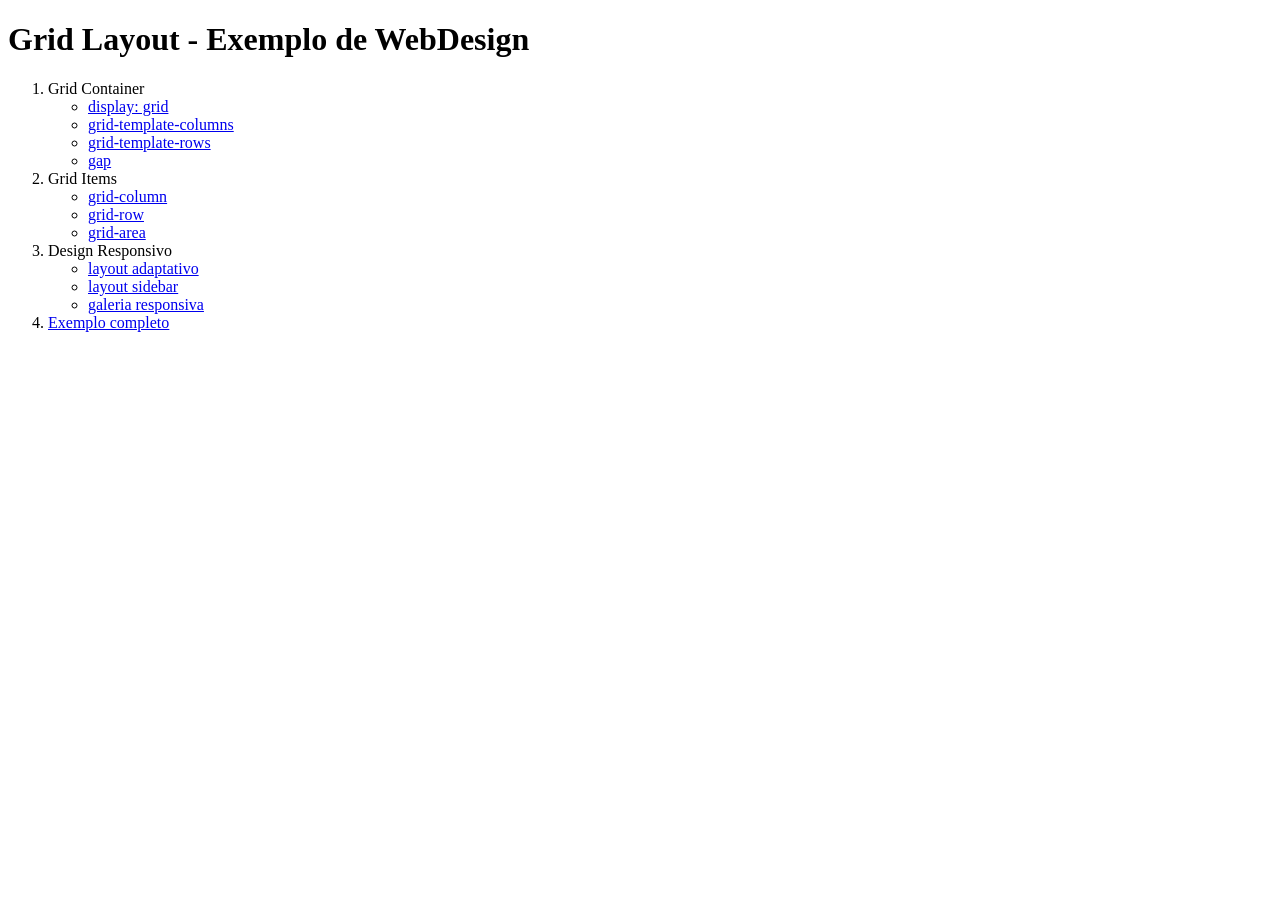
<file: exemplos/index.html>
<!DOCTYPE html>
<html lang="en">

<head>
    <meta charset="UTF-8">
    <meta name="viewport" content="width=device-width, initial-scale=1.0">
    <title>Grid Layout - Exemplo de WebDesign</title>
</head>

<body>
    <header>
        <h1>Grid Layout - Exemplo de WebDesign</h1>
    </header>
    <main>
        <ol>
            <li>Grid Container
                <ul>
                    <li><a href="02-01-display-grid.html">display: grid</a></li>
                    <li><a href="02-02-grid-template-columns.html">grid-template-columns</a></li>
                    <li><a href="02-03-grid-template-rows.html">grid-template-rows</a></li>
                    <li><a href="02-04-gap.html">gap</a></li>
                </ul>
            </li>
            <li>Grid Items
                <ul>
                    <li><a href="03-01-grid-column.html">grid-column</a></li>
                    <li><a href="03-02-grid-row.html">grid-row</a></li>
                    <li><a href="03-03-grid-area.html">grid-area</a></li>
                </ul>
            </li>
            <li>Design Responsivo
                <ul>
                    <li><a href="04-01-layout-adaptativo.html">layout adaptativo</a></li>
                    <li><a href="04-02-layout-sidebar.html">layout sidebar</a></li>
                    <li><a href="04-03-galeria-responsiva.html">galeria responsiva</a></li>
                </ul>
            </li>
            <li><a href="../index.html">Exemplo completo</a></li>
        </ol>
    </main>
</body>

</html>
</file>
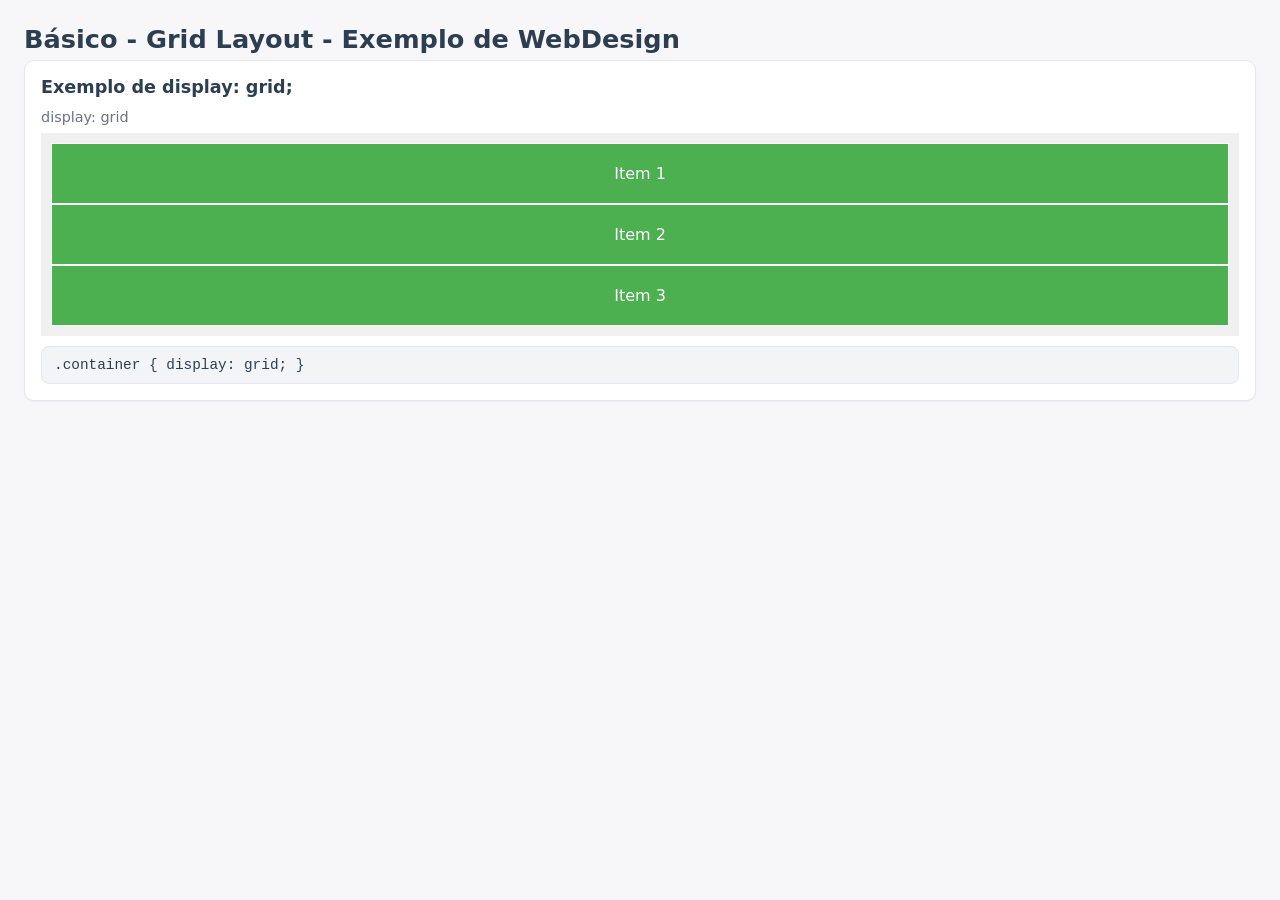
<file: exemplos/02-01-display-grid.html>
<!DOCTYPE html>
<html lang="pt-BR">

<head>
    <meta charset="UTF-8">
    <meta name="viewport" content="width=device-width, initial-scale=1.0">
    <title>Básico - Grid Layout - Exemplo de WebDesign</title>
    <style>
        :root {
            --bg: #f7f7f9;
            --card: #ffffff;
            --text: #2c3e50;
            --muted: #6b7280;
            --primary: #667eea;
            --primary-2: #764ba2;
            --border: #e5e7eb;
        }

        * {
            box-sizing: border-box;
            margin: 0;
            padding: 0;
        }

        body {
            font-family: system-ui, -apple-system, Segoe UI, Roboto, Ubuntu, Cantarell, Noto Sans, sans-serif;
            background: var(--bg);
            color: var(--text);
            padding: 24px;
        }

        header {
            margin-bottom: 20px;
        }

        h1 {
            margin: 0 0 6px;
            font-size: 1.6rem;
        }

        p.lead {
            margin: 0;
            color: var(--muted);
        }

        section {
            background: var(--card);
            border: 1px solid var(--border);
            border-radius: 10px;
            padding: 16px;
            margin-bottom: 16px;
            box-shadow: 0 1px 2px rgba(0, 0, 0, 0.04);
        }

        section h2 {
            font-size: 1.1rem;
            margin: 0 0 12px;
        }

        .badge {
            color: var(--muted);
            font-size: .9rem;
            margin-bottom: 8px;
        }

        .container {
            display: grid;
            background-color: #f0f0f0;
            padding: 10px;
        }

        .item {
            background-color: #4CAF50;
            color: white;
            padding: 20px;
            text-align: center;
            border: 1px solid #fff;
        }

        .code {
            font-family: ui-monospace, SFMono-Regular, Menlo, Monaco, Consolas, "Liberation Mono", monospace;
            font-size: .9rem;
            background: #f3f4f6;
            border: 1px solid var(--border);
            border-radius: 8px;
            padding: 10px 12px;
            margin-top: 10px;
            overflow: auto;
            white-space: pre;
        }
    </style>
</head>

<body>

    <head>
        <h1>Básico - Grid Layout - Exemplo de WebDesign</h1>
    </head>

    <main>
        <section>
            <h2>Exemplo de display: grid;</h2>
            <p class="badge">display: grid</p>
            <div class="container">
                <div class="item">Item 1</div>
                <div class="item">Item 2</div>
                <div class="item">Item 3</div>
            </div>
            <pre class="code">.container { display: grid; }</pre>
        </section>
    </main>
</body>

</html>
</file>
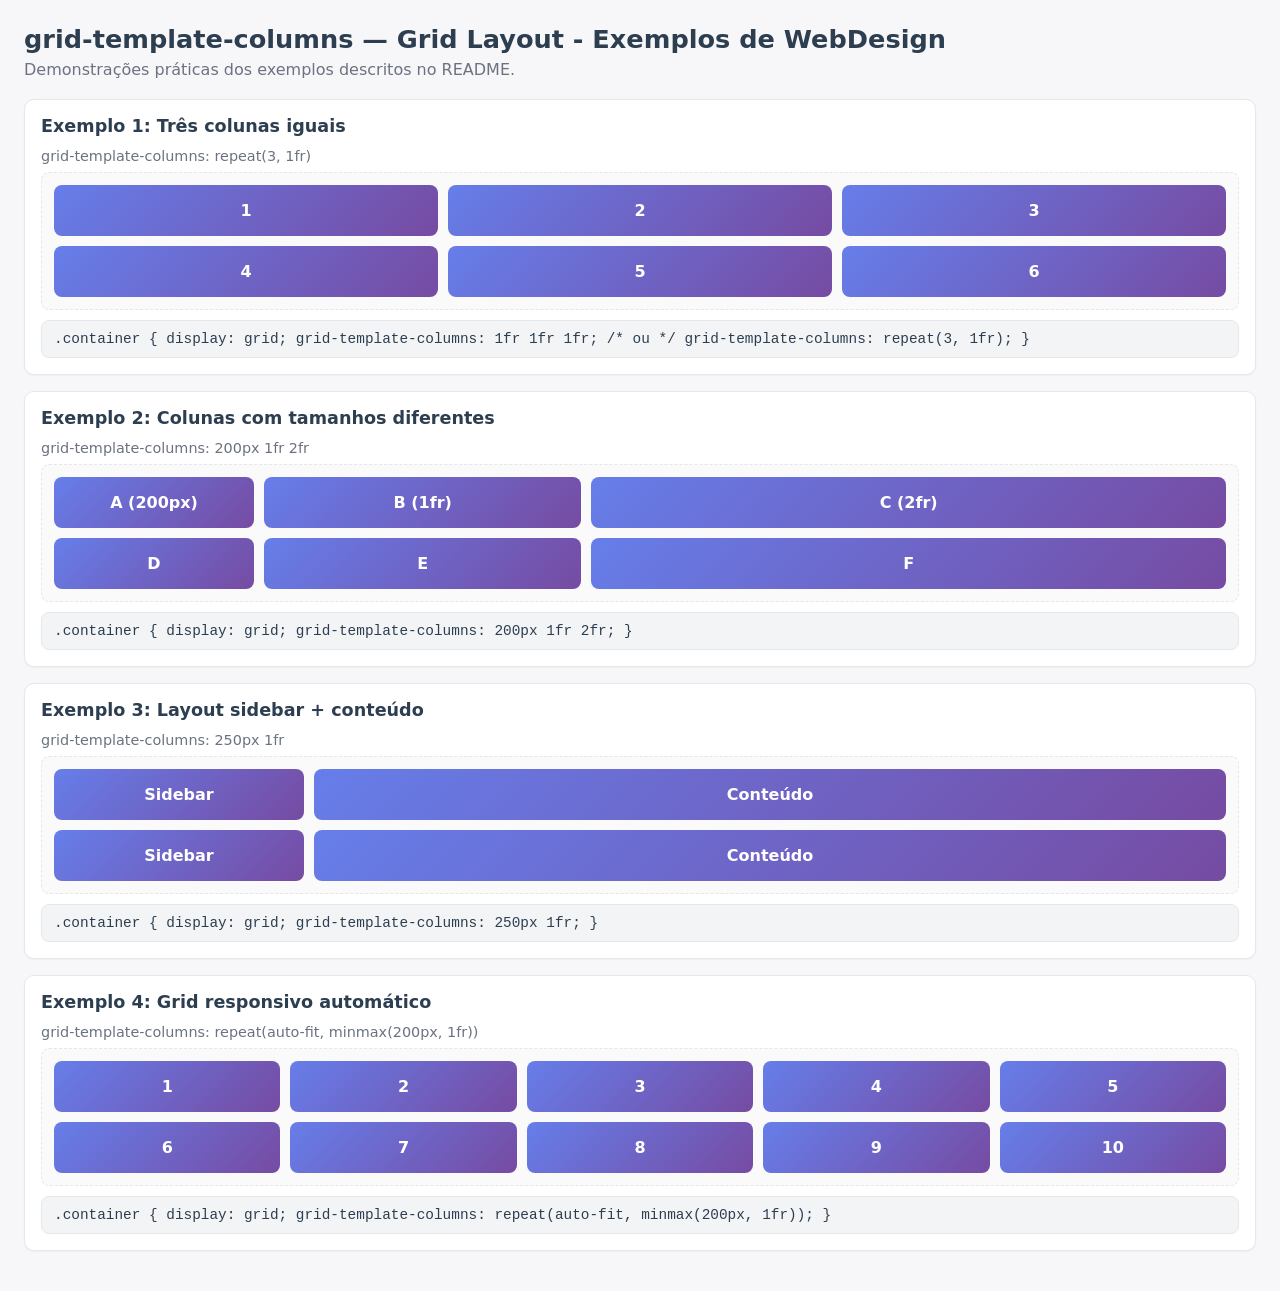
<file: exemplos/02-02-grid-template-columns.html>
<!DOCTYPE html>
<html lang="pt-BR">

<head>
    <meta charset="UTF-8" />
    <meta name="viewport" content="width=device-width, initial-scale=1.0" />
    <title>grid-template-columns - Grid Layout - Exemplos de WebDesign</title>
    <style>
        :root {
            --bg: #f7f7f9;
            --card: #ffffff;
            --text: #2c3e50;
            --muted: #6b7280;
            --primary: #667eea;
            --primary-2: #764ba2;
            --border: #e5e7eb;
        }

        * {
            box-sizing: border-box;
            margin: 0;
            padding: 0;
        }

        body {
            font-family: system-ui, -apple-system, Segoe UI, Roboto, Ubuntu, Cantarell, Noto Sans, sans-serif;
            background: var(--bg);
            color: var(--text);
            padding: 24px;
        }

        header {
            margin-bottom: 20px;
        }

        h1 {
            margin: 0 0 6px;
            font-size: 1.6rem;
        }

        p.lead {
            margin: 0;
            color: var(--muted);
        }

        section {
            background: var(--card);
            border: 1px solid var(--border);
            border-radius: 10px;
            padding: 16px;
            margin-bottom: 16px;
            box-shadow: 0 1px 2px rgba(0, 0, 0, 0.04);
        }

        section h2 {
            font-size: 1.1rem;
            margin: 0 0 12px;
        }

        .badge {
            color: var(--muted);
            font-size: .9rem;
            margin-bottom: 8px;
        }

        .container {
            display: grid;
            gap: 10px;
            background: #fafafa;
            border: 1px dashed #e5e7eb;
            padding: 12px;
            border-radius: 8px;
        }

        .item {
            background: linear-gradient(135deg, var(--primary), var(--primary-2));
            color: #fff;
            text-align: center;
            padding: 16px 10px;
            border-radius: 8px;
            font-weight: 600;
        }

        .ex1 {
            grid-template-columns: repeat(3, 1fr);
        }

        .ex2 {
            grid-template-columns: 200px 1fr 2fr;
        }

        .ex3 {
            grid-template-columns: 250px 1fr;
        }

        .ex4 {
            grid-template-columns: repeat(auto-fit, minmax(200px, 1fr));
        }

        .code {
            font-family: ui-monospace, SFMono-Regular, Menlo, Monaco, Consolas, "Liberation Mono", monospace;
            font-size: .9rem;
            background: #f3f4f6;
            border: 1px solid var(--border);
            border-radius: 8px;
            padding: 10px 12px;
            margin-top: 10px;
            overflow: auto;
            white-space: pre;
        }
    </style>
</head>

<body>
    <header>
        <h1>grid-template-columns — Grid Layout - Exemplos de WebDesign</h1>
        <p class="lead">Demonstrações práticas dos exemplos descritos no README.</p>
    </header>

    <main>

        <section>
            <h2>Exemplo 1: Três colunas iguais</h2>
            <div class="badge">grid-template-columns: repeat(3, 1fr)</div>
            <div class="container ex1">
                <div class="item">1</div>
                <div class="item">2</div>
                <div class="item">3</div>
                <div class="item">4</div>
                <div class="item">5</div>
                <div class="item">6</div>
            </div>
            <pre
                class="code">.container { display: grid; grid-template-columns: 1fr 1fr 1fr; /* ou */ grid-template-columns: repeat(3, 1fr); }</pre>
        </section>

        <section>
            <h2>Exemplo 2: Colunas com tamanhos diferentes</h2>
            <div class="badge">grid-template-columns: 200px 1fr 2fr</div>
            <div class="container ex2">
                <div class="item">A (200px)</div>
                <div class="item">B (1fr)</div>
                <div class="item">C (2fr)</div>
                <div class="item">D</div>
                <div class="item">E</div>
                <div class="item">F</div>
            </div>
            <pre class="code">.container { display: grid; grid-template-columns: 200px 1fr 2fr; }</pre>
        </section>

        <section>
            <h2>Exemplo 3: Layout sidebar + conteúdo</h2>
            <div class="badge">grid-template-columns: 250px 1fr</div>
            <div class="container ex3">
                <div class="item">Sidebar</div>
                <div class="item">Conteúdo</div>
                <div class="item">Sidebar</div>
                <div class="item">Conteúdo</div>
            </div>
            <pre class="code">.container { display: grid; grid-template-columns: 250px 1fr; }</pre>
        </section>

        <section>
            <h2>Exemplo 4: Grid responsivo automático</h2>
            <div class="badge">grid-template-columns: repeat(auto-fit, minmax(200px, 1fr))</div>
            <div class="container ex4">
                <div class="item">1</div>
                <div class="item">2</div>
                <div class="item">3</div>
                <div class="item">4</div>
                <div class="item">5</div>
                <div class="item">6</div>
                <div class="item">7</div>
                <div class="item">8</div>
                <div class="item">9</div>
                <div class="item">10</div>
            </div>
            <pre
                class="code">.container { display: grid; grid-template-columns: repeat(auto-fit, minmax(200px, 1fr)); }</pre>
        </section>
    </main>
</body>

</html>
</file>
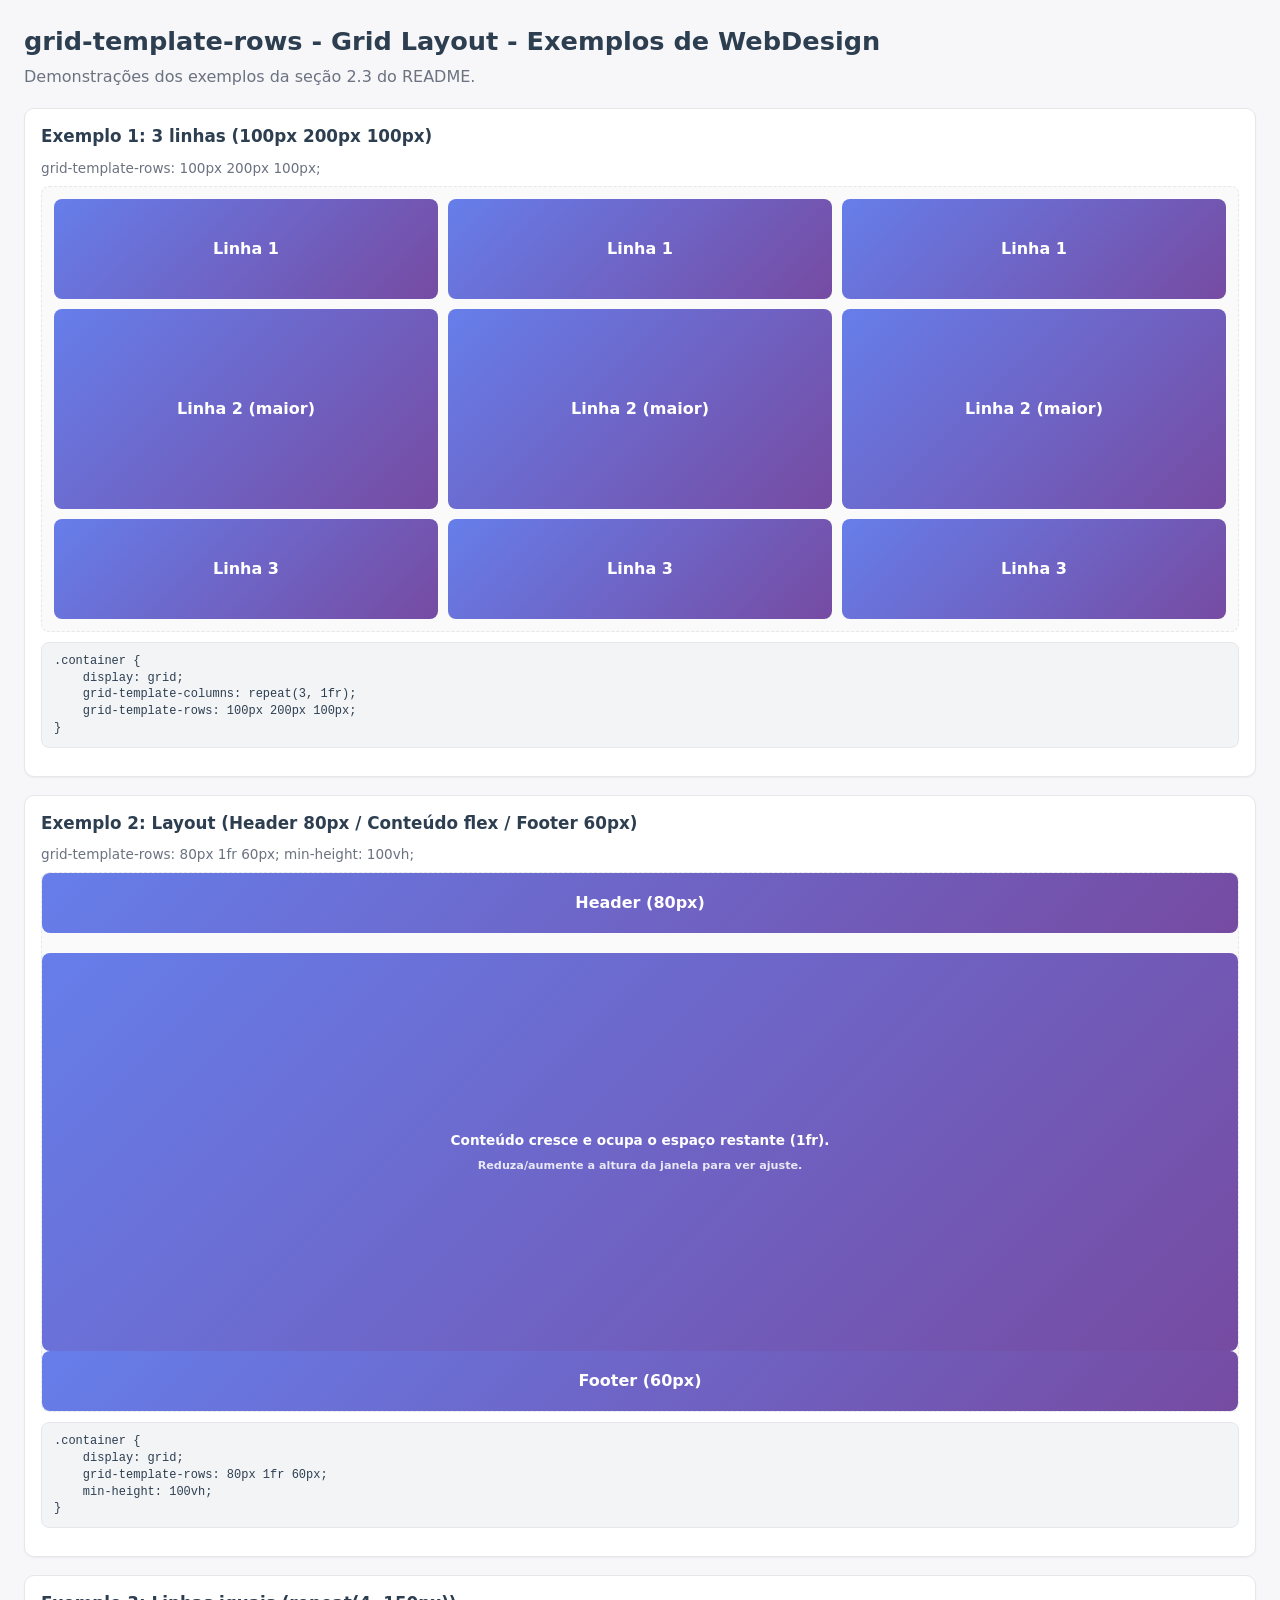
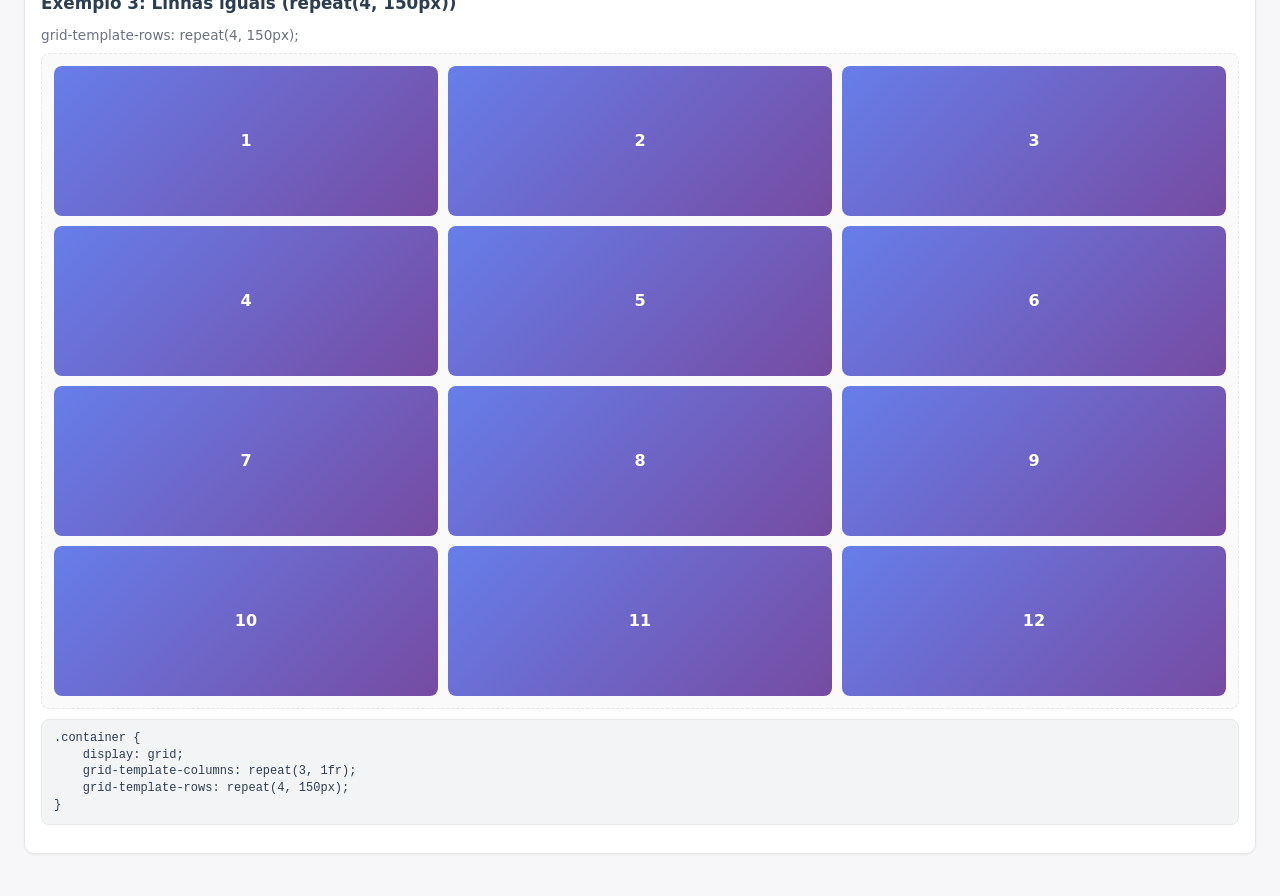
<file: exemplos/02-03-grid-template-rows.html>
<!DOCTYPE html>
<html lang="pt-BR">

<head>
    <meta charset="UTF-8" />
    <meta name="viewport" content="width=device-width, initial-scale=1.0" />
    <title>CSS grid-template-rows - Grid Layout - Exemplos de WebDesign</title>
    <style>
        :root {
            --bg: #f7f7f9;
            --card: #ffffff;
            --text: #2c3e50;
            --muted: #6b7280;
            --primary: #667eea;
            --primary-2: #764ba2;
            --border: #e5e7eb;
        }

        * {
            box-sizing: border-box;
        }

        body {
            margin: 0;
            font-family: system-ui, -apple-system, Segoe UI, Roboto, Ubuntu, Cantarell, Noto Sans, sans-serif;
            background: var(--bg);
            color: var(--text);
            padding: 24px;
            line-height: 1.4;
        }

        header {
            margin-bottom: 20px;
        }

        h1 {
            margin: 0 0 6px;
            font-size: 1.6rem;
        }

        p.lead {
            margin: 0;
            color: var(--muted);
        }

        section {
            background: var(--card);
            border: 1px solid var(--border);
            border-radius: 10px;
            padding: 16px;
            margin-bottom: 18px;
            box-shadow: 0 1px 2px rgba(0, 0, 0, 0.05);
        }

        section h2 {
            font-size: 1.05rem;
            margin: 0 0 10px;
        }

        .badge {
            color: var(--muted);
            font-size: .85rem;
            margin-bottom: 8px;
        }

        .grid {
            display: grid;
            gap: 10px;
            background: #fafafa;
            border: 1px dashed #e5e7eb;
            padding: 12px;
            border-radius: 8px;
        }

        .item,
        header.site-header,
        main.site-main,
        footer.site-footer {
            background: linear-gradient(135deg, var(--primary), var(--primary-2));
            color: #fff;
            text-align: center;
            padding: 12px;
            border-radius: 8px;
            font-weight: 600;
            display: flex;
            align-items: center;
            justify-content: center;
        }

        /* Exemplo 1: 3 linhas com alturas diferentes */
        .ex1 {
            grid-template-columns: repeat(3, 1fr);
            grid-template-rows: 100px 200px 100px;
        }

        /* Exemplo 2: Layout header / conteúdo / footer usando 80px 1fr 60px */
        .layout {
            min-height: 60vh;
            display: grid;
            grid-template-rows: 80px 1fr 60px;
        }

        /* Exemplo 3: 4 linhas iguais de 150px */
        .ex3 {
            grid-template-columns: repeat(3, 1fr);
            grid-template-rows: repeat(4, 150px);
        }

        .code {
            font-family: ui-monospace, SFMono-Regular, Menlo, Monaco, Consolas, "Liberation Mono", monospace;
            font-size: .75rem;
            background: #f3f4f6;
            border: 1px solid var(--border);
            border-radius: 8px;
            padding: 10px 12px;
            margin-top: 10px;
            overflow: auto;
            white-space: pre;
        }

        footer.page-footer {
            text-align: center;
            margin-top: 30px;
            font-size: .75rem;
            color: var(--muted);
        }
    </style>
</head>

<body>
    <header>
        <h1>grid-template-rows - Grid Layout - Exemplos de WebDesign</h1>
        <p class="lead">Demonstrações dos exemplos da seção 2.3 do README.</p>
    </header>
    <main>

        <section>
            <h2>Exemplo 1: 3 linhas (100px 200px 100px)</h2>
            <div class="badge">grid-template-rows: 100px 200px 100px;</div>
            <div class="grid ex1">
                <div class="item">Linha 1</div>
                <div class="item">Linha 1</div>
                <div class="item">Linha 1</div>
                <div class="item">Linha 2 (maior)</div>
                <div class="item">Linha 2 (maior)</div>
                <div class="item">Linha 2 (maior)</div>
                <div class="item">Linha 3</div>
                <div class="item">Linha 3</div>
                <div class="item">Linha 3</div>
            </div>
            <pre class="code">.container {
    display: grid;
    grid-template-columns: repeat(3, 1fr);
    grid-template-rows: 100px 200px 100px;
}</pre>
        </section>

        <section>
            <h2>Exemplo 2: Layout (Header 80px / Conteúdo flex / Footer 60px)</h2>
            <div class="badge">grid-template-rows: 80px 1fr 60px; min-height: 100vh;</div>
            <div class="layout" style="border:1px dashed #e5e7eb; background:#fafafa; border-radius:8px;">
                <header class="site-header">Header (80px)</header>
                <main class="site-main" style="flex-direction:column;">
                    <p style="margin:0; font-size:.85rem;">Conteúdo cresce e ocupa o espaço restante (1fr).</p>
                    <p style="margin:8px 0 0; font-size:.7rem; opacity:.85;">Reduza/aumente a altura da janela para ver
                        ajuste.</p>
                </main>
                <footer class="site-footer">Footer (60px)</footer>
            </div>
            <pre class="code">.container {
    display: grid;
    grid-template-rows: 80px 1fr 60px;
    min-height: 100vh;
}</pre>
        </section>

        <section>
            <h2>Exemplo 3: Linhas iguais (repeat(4, 150px))</h2>
            <div class="badge">grid-template-rows: repeat(4, 150px);</div>
            <div class="grid ex3">
                <div class="item">1</div>
                <div class="item">2</div>
                <div class="item">3</div>
                <div class="item">4</div>
                <div class="item">5</div>
                <div class="item">6</div>
                <div class="item">7</div>
                <div class="item">8</div>
                <div class="item">9</div>
                <div class="item">10</div>
                <div class="item">11</div>
                <div class="item">12</div>
            </div>
            <pre class="code">.container {
    display: grid;
    grid-template-columns: repeat(3, 1fr);
    grid-template-rows: repeat(4, 150px);
}</pre>
        </section>
    </main>

</body>

</html>
</file>
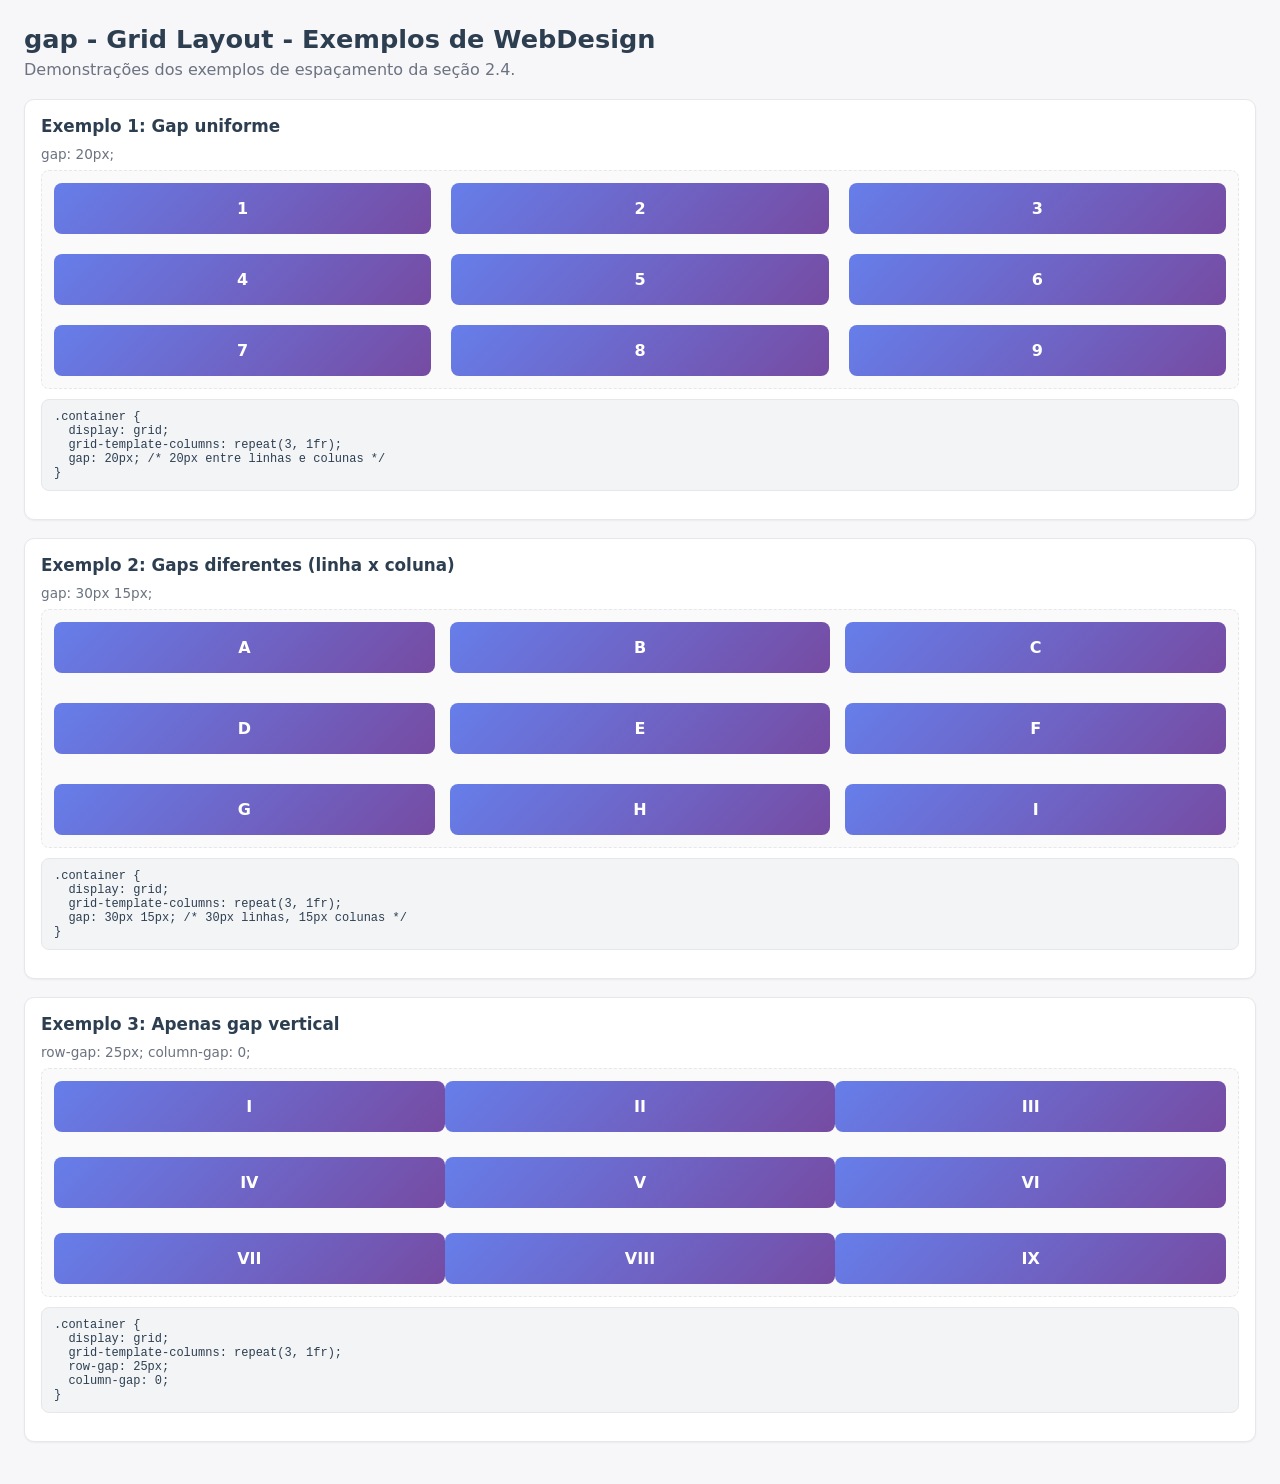
<file: exemplos/02-04-gap.html>
<!DOCTYPE html>
<html lang="pt-BR">

<head>
    <meta charset="UTF-8" />
    <meta name="viewport" content="width=device-width, initial-scale=1.0" />
    <title>gap - Grid Layout - Exemplos de WebDesign</title>
    <style>
        :root {
            --bg: #f7f7f9;
            --card: #ffffff;
            --text: #2c3e50;
            --muted: #6b7280;
            --primary: #667eea;
            --primary-2: #764ba2;
            --border: #e5e7eb;
        }

        * {
            box-sizing: border-box;
        }

        body {
            margin: 0;
            font-family: system-ui, -apple-system, Segoe UI, Roboto, Ubuntu, sans-serif;
            background: var(--bg);
            color: var(--text);
            padding: 24px;
        }

        header {
            margin-bottom: 20px;
        }

        h1 {
            margin: 0 0 6px;
            font-size: 1.6rem;
        }

        p.lead {
            margin: 0;
            color: var(--muted);
        }

        section {
            background: var(--card);
            border: 1px solid var(--border);
            border-radius: 10px;
            padding: 16px;
            margin-bottom: 18px;
            box-shadow: 0 1px 2px rgba(0, 0, 0, .05);
        }

        section h2 {
            margin: 0 0 10px;
            font-size: 1.05rem;
        }

        .badge {
            color: var(--muted);
            font-size: .85rem;
            margin-bottom: 8px;
        }

        .grid {
            display: grid;
            grid-template-columns: repeat(3, 1fr);
            background: #fafafa;
            border: 1px dashed #e5e7eb;
            padding: 12px;
            border-radius: 8px;
        }

        .item {
            background: linear-gradient(135deg, var(--primary), var(--primary-2));
            color: #fff;
            text-align: center;
            padding: 16px 8px;
            border-radius: 8px;
            font-weight: 600;
            display: flex;
            align-items: center;
            justify-content: center;
        }

        /* Exemplo 1: gap uniforme 20px */
        .ex1 {
            gap: 20px;
        }

        /* Exemplo 2: gap linha 30px / coluna 15px */
        .ex2 {
            gap: 30px 15px;
        }

        /* Exemplo 3: apenas gap vertical (row-gap) 25px */
        .ex3 {
            row-gap: 25px;
            column-gap: 0;
        }

        .code {
            font-family: ui-monospace, SFMono-Regular, Menlo, Monaco, Consolas, "Liberation Mono", monospace;
            font-size: .75rem;
            background: #f3f4f6;
            border: 1px solid var(--border);
            border-radius: 8px;
            padding: 10px 12px;
            margin-top: 10px;
            white-space: pre;
            overflow: auto;
        }

        footer.page-footer {
            text-align: center;
            margin-top: 30px;
            font-size: .75rem;
            color: var(--muted);
        }
    </style>
</head>

<body>
    <header>
        <h1>gap - Grid Layout - Exemplos de WebDesign</h1>
        <p class="lead">Demonstrações dos exemplos de espaçamento da seção 2.4.</p>
    </header>

    <section>
        <h2>Exemplo 1: Gap uniforme</h2>
        <div class="badge">gap: 20px;</div>
        <div class="grid ex1">
            <div class="item">1</div>
            <div class="item">2</div>
            <div class="item">3</div>
            <div class="item">4</div>
            <div class="item">5</div>
            <div class="item">6</div>
            <div class="item">7</div>
            <div class="item">8</div>
            <div class="item">9</div>
        </div>
        <pre class="code">.container {
  display: grid;
  grid-template-columns: repeat(3, 1fr);
  gap: 20px; /* 20px entre linhas e colunas */
}</pre>
    </section>

    <section>
        <h2>Exemplo 2: Gaps diferentes (linha x coluna)</h2>
        <div class="badge">gap: 30px 15px;</div>
        <div class="grid ex2">
            <div class="item">A</div>
            <div class="item">B</div>
            <div class="item">C</div>
            <div class="item">D</div>
            <div class="item">E</div>
            <div class="item">F</div>
            <div class="item">G</div>
            <div class="item">H</div>
            <div class="item">I</div>
        </div>
        <pre class="code">.container {
  display: grid;
  grid-template-columns: repeat(3, 1fr);
  gap: 30px 15px; /* 30px linhas, 15px colunas */
}</pre>
    </section>

    <section>
        <h2>Exemplo 3: Apenas gap vertical</h2>
        <div class="badge">row-gap: 25px; column-gap: 0;</div>
        <div class="grid ex3">
            <div class="item">I</div>
            <div class="item">II</div>
            <div class="item">III</div>
            <div class="item">IV</div>
            <div class="item">V</div>
            <div class="item">VI</div>
            <div class="item">VII</div>
            <div class="item">VIII</div>
            <div class="item">IX</div>
        </div>
        <pre class="code">.container {
  display: grid;
  grid-template-columns: repeat(3, 1fr);
  row-gap: 25px;
  column-gap: 0;
}</pre>
    </section>

</body>

</html>
</file>
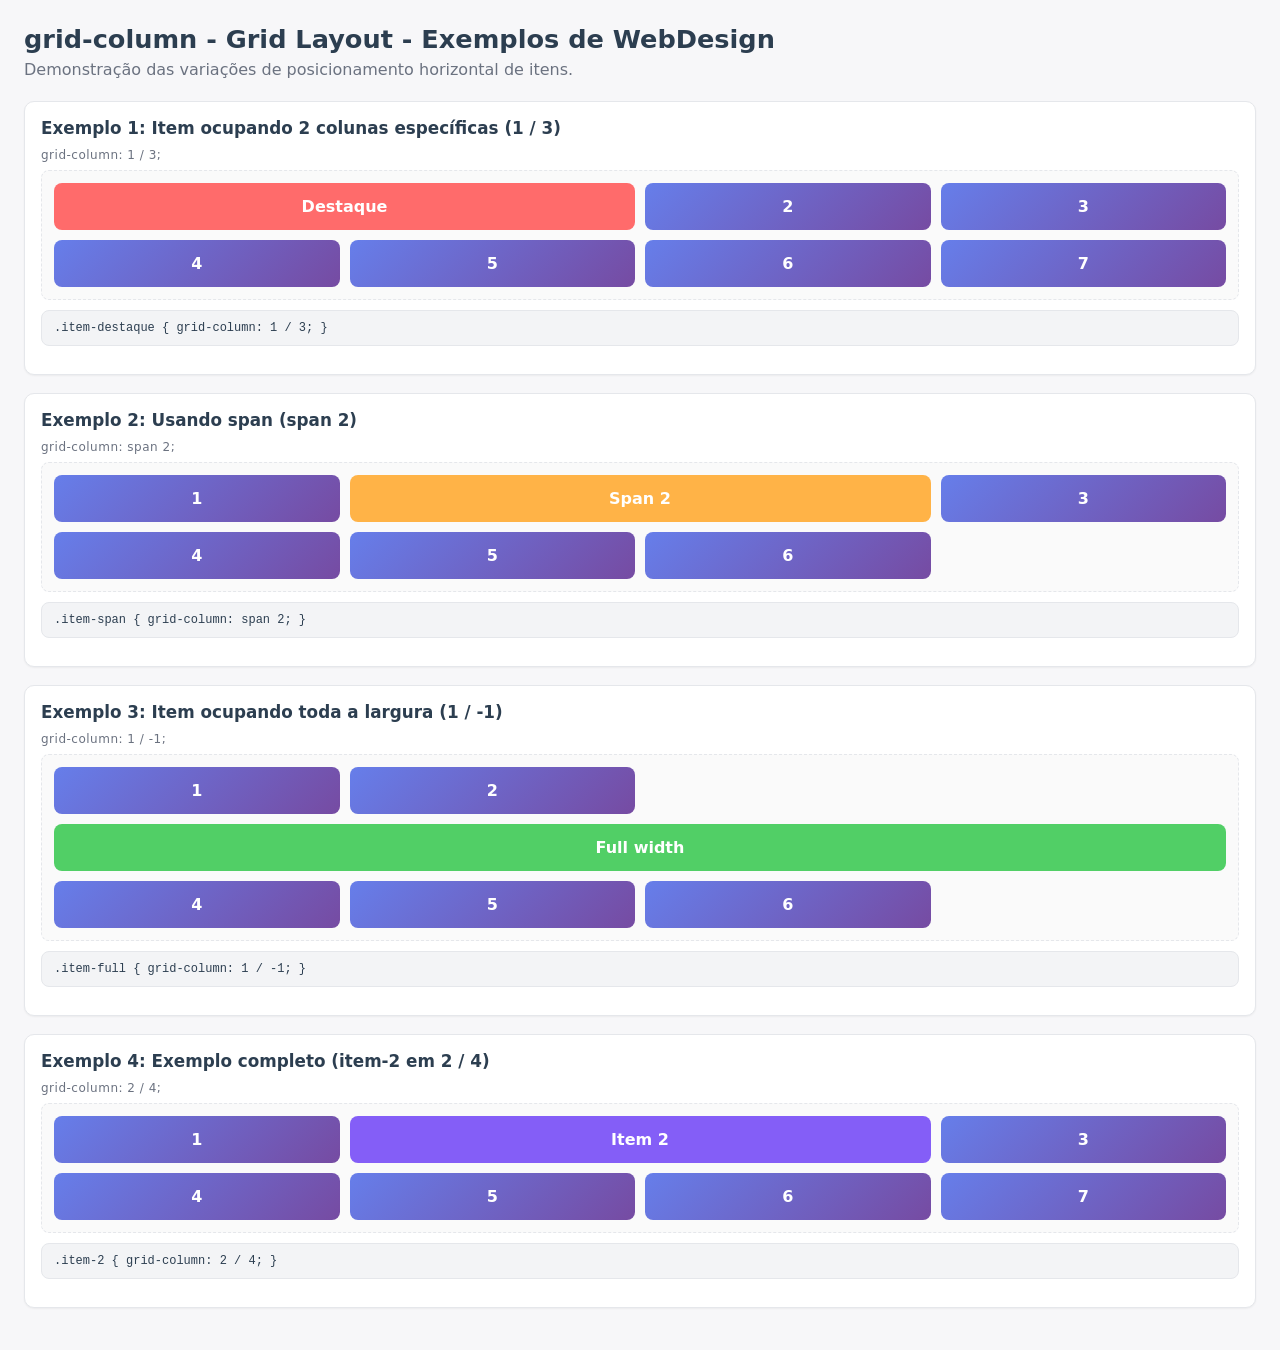
<file: exemplos/03-01-grid-column.html>
<!DOCTYPE html>
<html lang="pt-BR">

<head>
    <meta charset="UTF-8" />
    <meta name="viewport" content="width=device-width, initial-scale=1.0" />
    <title>grid-column - Grid Layout - Exemplos de WebDesign</title>
    <style>
        :root {
            --bg: #f7f7f9;
            --card: #fff;
            --text: #2c3e50;
            --muted: #6b7280;
            --primary: #667eea;
            --primary-2: #764ba2;
            --border: #e5e7eb;
        }

        * {
            box-sizing: border-box;
        }

        body {
            margin: 0;
            font-family: system-ui, -apple-system, Segoe UI, Roboto, Ubuntu, sans-serif;
            background: var(--bg);
            color: var(--text);
            padding: 24px;
        }

        header {
            margin-bottom: 22px;
        }

        h1 {
            margin: 0 0 6px;
            font-size: 1.6rem;
        }

        p.lead {
            margin: 0;
            color: var(--muted);
        }

        section {
            background: var(--card);
            border: 1px solid var(--border);
            border-radius: 10px;
            padding: 16px;
            margin-bottom: 18px;
            box-shadow: 0 1px 2px rgba(0, 0, 0, .05);
        }

        section h2 {
            margin: 0 0 10px;
            font-size: 1.05rem;
        }

        .badge {
            color: var(--muted);
            font-size: .75rem;
            letter-spacing: .5px;
            margin-bottom: 8px;
        }

        .grid {
            display: grid;
            grid-template-columns: repeat(4, 1fr);
            gap: 10px;
            background: #fafafa;
            border: 1px dashed var(--border);
            padding: 12px;
            border-radius: 8px;
        }

        .item {
            background: linear-gradient(135deg, var(--primary), var(--primary-2));
            color: #fff;
            text-align: center;
            padding: 14px 8px;
            border-radius: 8px;
            font-weight: 600;
            display: flex;
            align-items: center;
            justify-content: center;
        }

        /* Exemplo 1: item ocupando colunas 1 a 3 */
        .ex1 .item-destaque {
            grid-column: 1 / 3;
            background: #ff6b6b;
        }

        /* Exemplo 2: usando span 2 a partir da posição inicial */
        .ex2 .item-span {
            grid-column: span 2;
            background: #ffb347;
        }

        /* Exemplo 3: item ocupando toda a largura */
        .ex3 .item-full {
            grid-column: 1 / -1;
            background: #51cf66;
        }

        /* Exemplo 4: exemplo completo (item 2 ocupa 2/4) */
        .ex4 .item-2 {
            grid-column: 2 / 4;
            background: #845ef7;
        }

        .code {
            font-family: ui-monospace, SFMono-Regular, Menlo, Monaco, Consolas, "Liberation Mono", monospace;
            font-size: .75rem;
            background: #f3f4f6;
            border: 1px solid var(--border);
            border-radius: 8px;
            padding: 10px 12px;
            margin-top: 10px;
            white-space: pre;
            overflow: auto;
        }

        footer.page-footer {
            text-align: center;
            margin-top: 30px;
            font-size: .7rem;
            color: var(--muted);
        }
    </style>
</head>

<body>
    <header>
        <h1>grid-column - Grid Layout - Exemplos de WebDesign</h1>
        <p class="lead">Demonstração das variações de posicionamento horizontal de itens.</p>
    </header>

    <section>
        <h2>Exemplo 1: Item ocupando 2 colunas específicas (1 / 3)</h2>
        <div class="badge">grid-column: 1 / 3;</div>
        <div class="grid ex1">
            <div class="item item-destaque">Destaque</div>
            <div class="item">2</div>
            <div class="item">3</div>
            <div class="item">4</div>
            <div class="item">5</div>
            <div class="item">6</div>
            <div class="item">7</div>
        </div>
        <pre class="code">.item-destaque { grid-column: 1 / 3; }</pre>
    </section>

    <section>
        <h2>Exemplo 2: Usando span (span 2)</h2>
        <div class="badge">grid-column: span 2;</div>
        <div class="grid ex2">
            <div class="item">1</div>
            <div class="item item-span">Span 2</div>
            <div class="item">3</div>
            <div class="item">4</div>
            <div class="item">5</div>
            <div class="item">6</div>
        </div>
        <pre class="code">.item-span { grid-column: span 2; }</pre>
    </section>

    <section>
        <h2>Exemplo 3: Item ocupando toda a largura (1 / -1)</h2>
        <div class="badge">grid-column: 1 / -1;</div>
        <div class="grid ex3">
            <div class="item">1</div>
            <div class="item">2</div>
            <div class="item-full item">Full width</div>
            <div class="item">4</div>
            <div class="item">5</div>
            <div class="item">6</div>
        </div>
        <pre class="code">.item-full { grid-column: 1 / -1; }</pre>
    </section>

    <section>
        <h2>Exemplo 4: Exemplo completo (item-2 em 2 / 4)</h2>
        <div class="badge">grid-column: 2 / 4;</div>
        <div class="grid ex4">
            <div class="item">1</div>
            <div class="item item-2">Item 2</div>
            <div class="item">3</div>
            <div class="item">4</div>
            <div class="item">5</div>
            <div class="item">6</div>
            <div class="item">7</div>
        </div>
        <pre class="code">.item-2 { grid-column: 2 / 4; }</pre>
    </section>

</body>

</html>
</file>
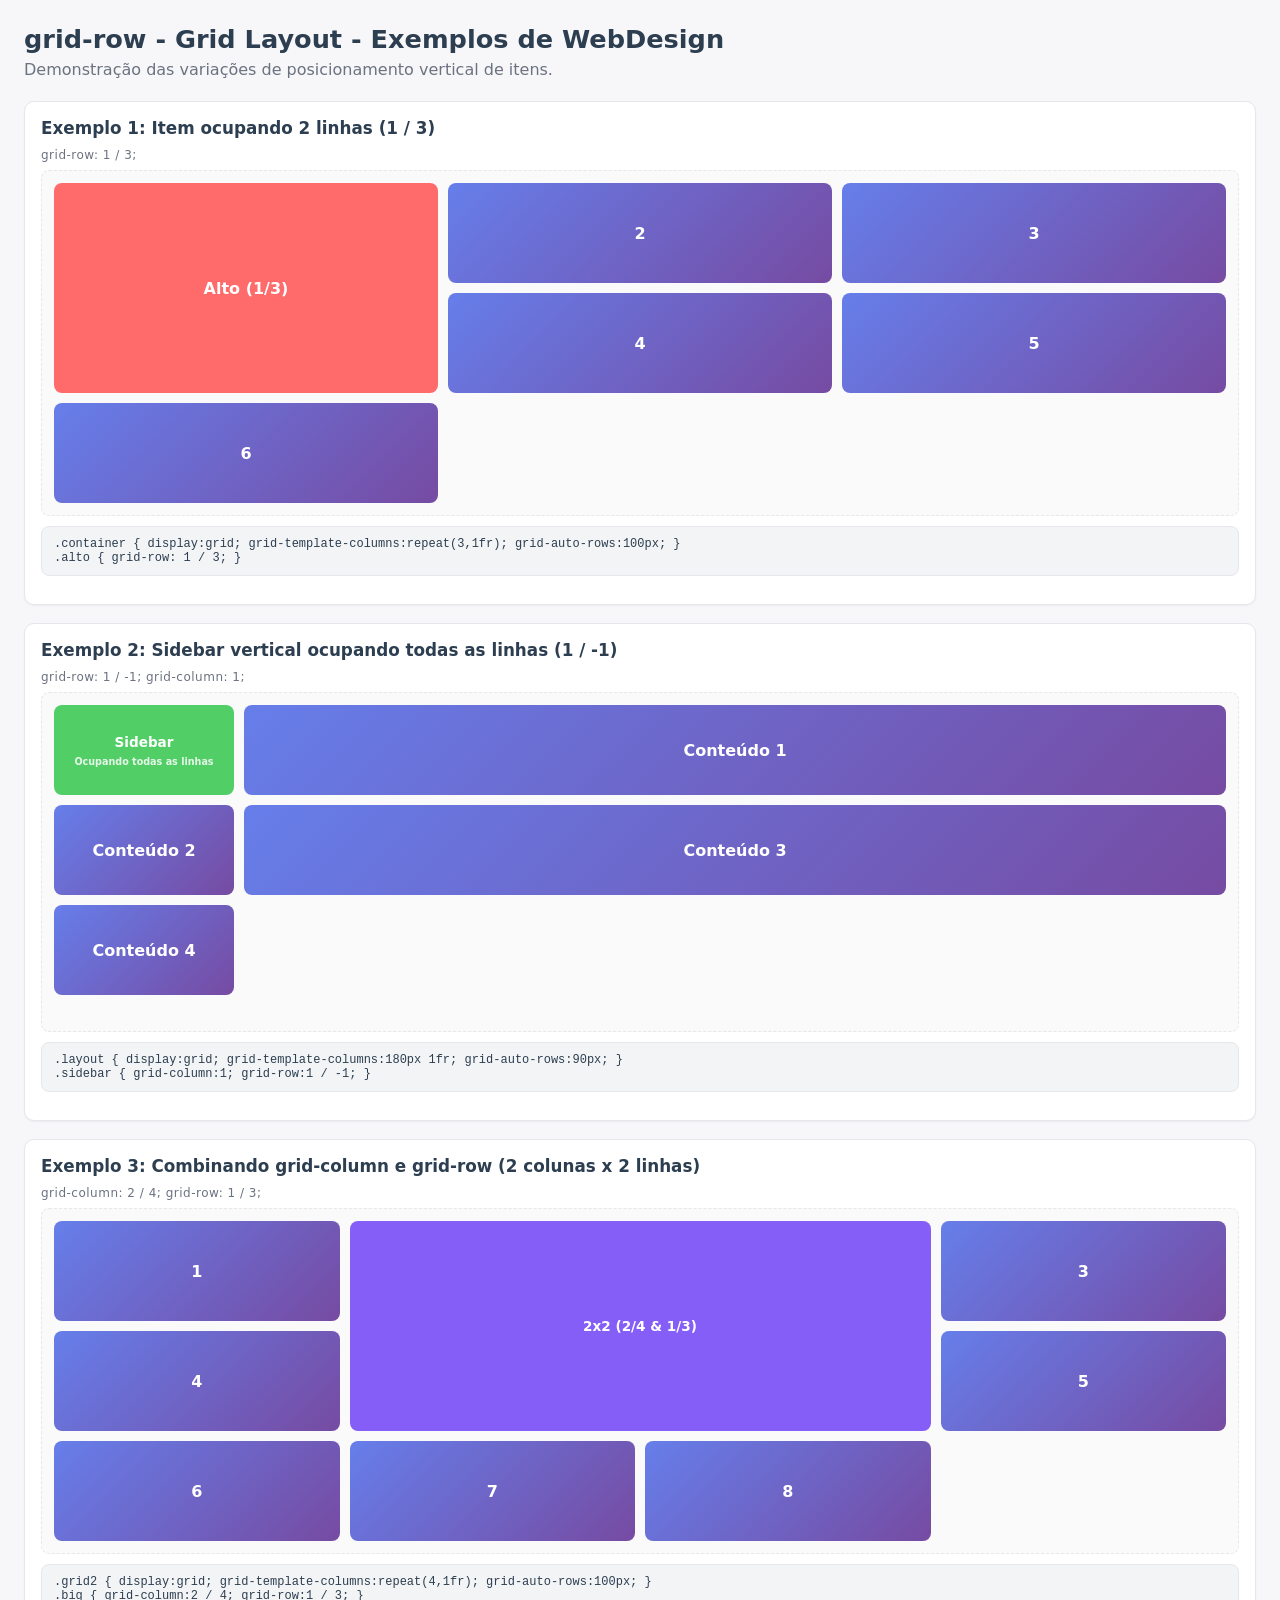
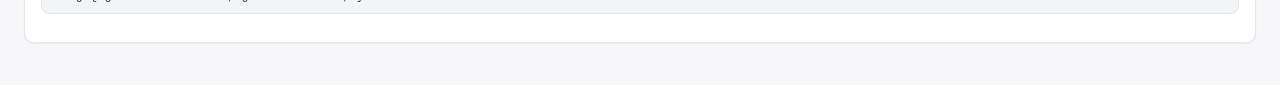
<file: exemplos/03-02-grid-row.html>
<!DOCTYPE html>
<html lang="pt-BR">

<head>
    <meta charset="UTF-8" />
    <meta name="viewport" content="width=device-width, initial-scale=1.0" />
    <title>grid-row - Grid Layout - Exemplos de WebDesign</title>
    <style>
        :root {
            --bg: #f7f7f9;
            --card: #fff;
            --text: #2c3e50;
            --muted: #6b7280;
            --primary: #667eea;
            --primary-2: #764ba2;
            --border: #e5e7eb;
        }

        * {
            box-sizing: border-box;
        }

        body {
            margin: 0;
            font-family: system-ui, -apple-system, Segoe UI, Roboto, Ubuntu, sans-serif;
            background: var(--bg);
            color: var(--text);
            padding: 24px;
        }

        header {
            margin-bottom: 22px;
        }

        h1 {
            margin: 0 0 6px;
            font-size: 1.6rem;
        }

        p.lead {
            margin: 0;
            color: var(--muted);
        }

        section {
            background: var(--card);
            border: 1px solid var(--border);
            border-radius: 10px;
            padding: 16px;
            margin-bottom: 18px;
            box-shadow: 0 1px 2px rgba(0, 0, 0, .05);
        }

        section h2 {
            margin: 0 0 10px;
            font-size: 1.05rem;
        }

        .badge {
            color: var(--muted);
            font-size: .75rem;
            letter-spacing: .5px;
            margin-bottom: 8px;
        }

        .grid {
            display: grid;
            grid-template-columns: repeat(3, 1fr);
            grid-auto-rows: 100px;
            gap: 10px;
            background: #fafafa;
            border: 1px dashed var(--border);
            padding: 12px;
            border-radius: 8px;
        }

        .layout {
            display: grid;
            grid-template-columns: 180px 1fr;
            grid-auto-rows: 90px;
            gap: 10px;
            background: #fafafa;
            border: 1px dashed var(--border);
            padding: 12px;
            border-radius: 8px;
            min-height: 340px;
        }

        .grid2 {
            display: grid;
            grid-template-columns: repeat(4, 1fr);
            grid-auto-rows: 100px;
            gap: 10px;
            background: #fafafa;
            border: 1px dashed var(--border);
            padding: 12px;
            border-radius: 8px;
        }

        .item,
        .sidebar,
        .content,
        .big {
            background: linear-gradient(135deg, var(--primary), var(--primary-2));
            color: #fff;
            text-align: center;
            padding: 14px 8px;
            border-radius: 8px;
            font-weight: 600;
            display: flex;
            align-items: center;
            justify-content: center;
        }

        .alto {
            grid-row: 1 / 3;
            background: #ff6b6b;
        }

        .sidebar {
            grid-column: 1;
            grid-row: 1 / -1;
            background: #51cf66;
            flex-direction: column;
        }

        .sidebar h3 {
            margin: 0 0 6px;
            font-size: .85rem;
            font-weight: 700;
        }

        .sidebar p {
            margin: 0;
            font-size: .6rem;
            opacity: .85;
        }

        .big {
            grid-column: 2 / 4;
            grid-row: 1 / 3;
            background: #845ef7;
            font-size: .85rem;
        }

        .code {
            font-family: ui-monospace, SFMono-Regular, Menlo, Monaco, Consolas, "Liberation Mono", monospace;
            font-size: .75rem;
            background: #f3f4f6;
            border: 1px solid var(--border);
            border-radius: 8px;
            padding: 10px 12px;
            margin-top: 10px;
            white-space: pre;
            overflow: auto;
        }

        footer.page-footer {
            text-align: center;
            margin-top: 30px;
            font-size: .7rem;
            color: var(--muted);
        }
    </style>
</head>

<body>
    <header>
        <h1>grid-row - Grid Layout - Exemplos de WebDesign</h1>
        <p class="lead">Demonstração das variações de posicionamento vertical de itens.</p>
    </header>

    <section>
        <h2>Exemplo 1: Item ocupando 2 linhas (1 / 3)</h2>
        <div class="badge">grid-row: 1 / 3;</div>
        <div class="grid">
            <div class="item alto">Alto (1/3)</div>
            <div class="item">2</div>
            <div class="item">3</div>
            <div class="item">4</div>
            <div class="item">5</div>
            <div class="item">6</div>
        </div>
        <pre class="code">.container { display:grid; grid-template-columns:repeat(3,1fr); grid-auto-rows:100px; }
.alto { grid-row: 1 / 3; }</pre>
    </section>

    <section>
        <h2>Exemplo 2: Sidebar vertical ocupando todas as linhas (1 / -1)</h2>
        <div class="badge">grid-row: 1 / -1; grid-column: 1;</div>
        <div class="layout">
            <div class="sidebar">
                <h3>Sidebar</h3>
                <p>Ocupando todas as linhas</p>
            </div>
            <div class="content">Conteúdo 1</div>
            <div class="content">Conteúdo 2</div>
            <div class="content">Conteúdo 3</div>
            <div class="content">Conteúdo 4</div>
        </div>
        <pre class="code">.layout { display:grid; grid-template-columns:180px 1fr; grid-auto-rows:90px; }
.sidebar { grid-column:1; grid-row:1 / -1; }</pre>
    </section>

    <section>
        <h2>Exemplo 3: Combinando grid-column e grid-row (2 colunas x 2 linhas)</h2>
        <div class="badge">grid-column: 2 / 4; grid-row: 1 / 3;</div>
        <div class="grid2">
            <div class="item">1</div>
            <div class="item big">2x2 (2/4 & 1/3)</div>
            <div class="item">3</div>
            <div class="item">4</div>
            <div class="item">5</div>
            <div class="item">6</div>
            <div class="item">7</div>
            <div class="item">8</div>
        </div>
        <pre class="code">.grid2 { display:grid; grid-template-columns:repeat(4,1fr); grid-auto-rows:100px; }
.big { grid-column:2 / 4; grid-row:1 / 3; }</pre>
    </section>

</body>

</html>
</file>
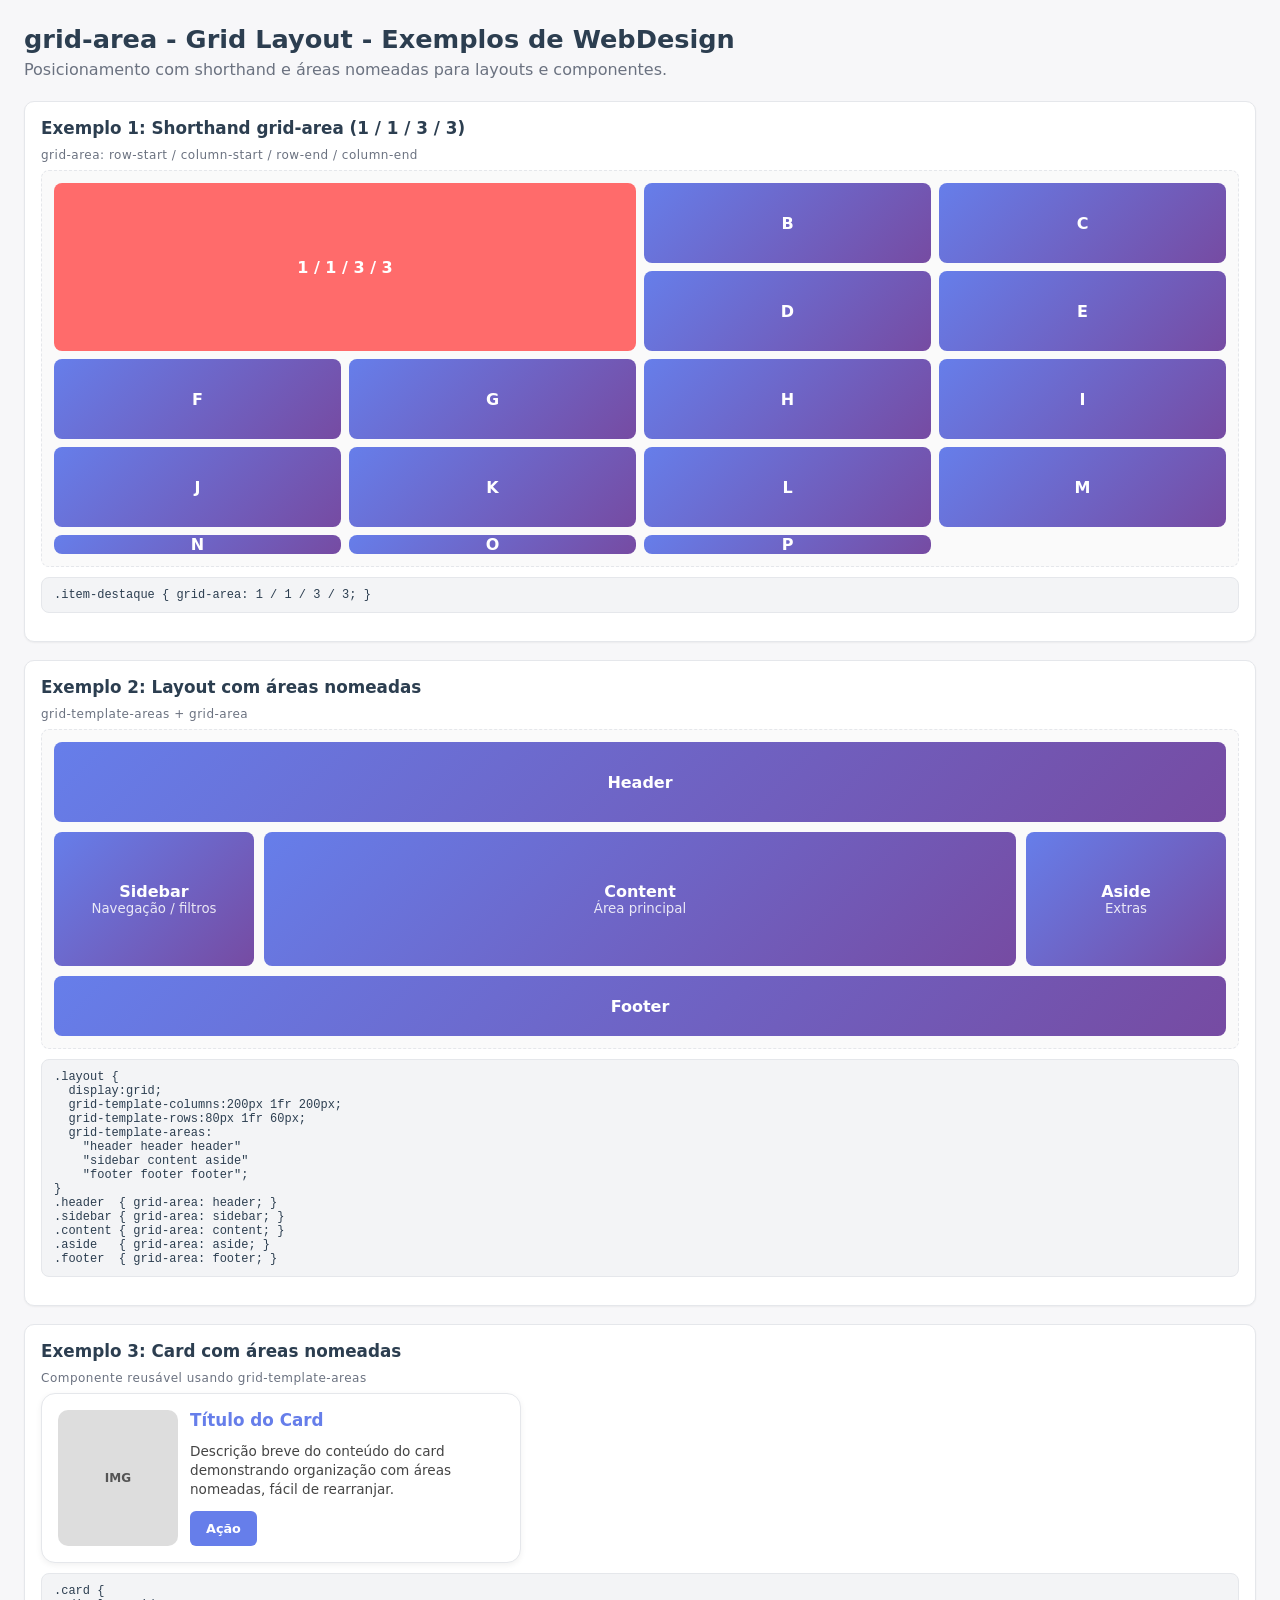
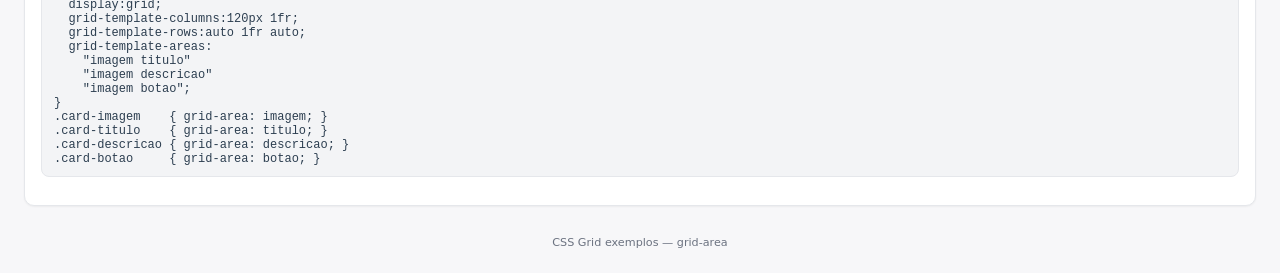
<file: exemplos/03-03-grid-area.html>
<!DOCTYPE html>
<html lang="pt-BR">

<head>
    <meta charset="UTF-8" />
    <meta name="viewport" content="width=device-width, initial-scale=1.0" />
    <title>grid-area - Grid Layout - Exemplos de WebDesign</title>
    <style>
        :root {
            --bg: #f7f7f9;
            --card: #fff;
            --text: #2c3e50;
            --muted: #6b7280;
            --primary: #667eea;
            --primary-2: #764ba2;
            --border: #e5e7eb;
            --accent: #ff6b6b;
        }

        * {
            box-sizing: border-box;
        }

        body {
            margin: 0;
            font-family: system-ui, -apple-system, Segoe UI, Roboto, Ubuntu, sans-serif;
            background: var(--bg);
            color: var(--text);
            padding: 24px;
        }

        header {
            margin-bottom: 22px;
        }

        h1 {
            margin: 0 0 6px;
            font-size: 1.6rem;
        }

        p.lead {
            margin: 0;
            color: var(--muted);
        }

        section {
            background: var(--card);
            border: 1px solid var(--border);
            border-radius: 10px;
            padding: 16px;
            margin-bottom: 18px;
            box-shadow: 0 1px 2px rgba(0, 0, 0, .05);
        }

        section h2 {
            margin: 0 0 10px;
            font-size: 1.05rem;
        }

        .badge {
            color: var(--muted);
            font-size: .75rem;
            letter-spacing: .5px;
            margin-bottom: 8px;
        }

        .grid {
            display: grid;
            grid-template-columns: repeat(4, 1fr);
            grid-template-rows: repeat(4, 80px);
            gap: 8px;
            background: #fafafa;
            border: 1px dashed var(--border);
            padding: 12px;
            border-radius: 8px;
        }

        .item {
            background: linear-gradient(135deg, var(--primary), var(--primary-2));
            color: #fff;
            display: flex;
            align-items: center;
            justify-content: center;
            border-radius: 8px;
            font-weight: 600;
        }

        .area-expand {
            grid-area: 1 / 1 / 3 / 3;
            background: var(--accent);
        }

        /* Exemplo 2: layout com áreas nomeadas */
        .layout {
            display: grid;
            grid-template-columns: 200px 1fr 200px;
            grid-template-rows: 80px 1fr 60px;
            grid-template-areas: "header header header" "sidebar content aside" "footer footer footer";
            gap: 10px;
            background: #fafafa;
            border: 1px dashed var(--border);
            padding: 12px;
            border-radius: 8px;
            min-height: 320px;
        }

        .header {
            grid-area: header;
        }

        .sidebar {
            grid-area: sidebar;
        }

        .content {
            grid-area: content;
        }

        .aside {
            grid-area: aside;
        }

        .footer {
            grid-area: footer;
        }

        .box {
            background: linear-gradient(135deg, var(--primary), var(--primary-2));
            color: #fff;
            border-radius: 8px;
            padding: 12px;
            font-weight: 600;
            display: flex;
            flex-direction: column;
            justify-content: center;
            align-items: center;
            text-align: center;
        }

        /* Exemplo 3: card com áreas nomeadas */
        .card {
            width: 100%;
            max-width: 480px;
            display: grid;
            grid-template-columns: 120px 1fr;
            grid-template-rows: auto 1fr auto;
            grid-template-areas: "imagem titulo" "imagem descricao" "imagem botao";
            gap: 12px;
            background: #fff;
            border: 1px solid var(--border);
            border-radius: 14px;
            padding: 16px;
            box-shadow: 0 2px 6px rgba(0, 0, 0, .06);
        }

        .card-imagem {
            grid-area: imagem;
            background: #ddd;
            border-radius: 10px;
            display: flex;
            align-items: center;
            justify-content: center;
            font-size: .75rem;
            font-weight: 600;
            color: #555;
        }

        .card-titulo {
            grid-area: titulo;
            font-size: 1.05rem;
            font-weight: 700;
            color: var(--primary);
            display: flex;
            align-items: center;
        }

        .card-descricao {
            grid-area: descricao;
            font-size: .85rem;
            line-height: 1.4;
            color: #444;
        }

        .card-botao {
            grid-area: botao;
        }

        .btn {
            display: inline-block;
            background: var(--primary);
            color: #fff;
            text-decoration: none;
            padding: 10px 16px;
            border-radius: 6px;
            font-size: .8rem;
            font-weight: 600;
            transition: .3s background;
        }

        .btn:hover {
            background: var(--primary-2);
        }

        .code {
            font-family: ui-monospace, SFMono-Regular, Menlo, Monaco, Consolas, "Liberation Mono", monospace;
            font-size: .75rem;
            background: #f3f4f6;
            border: 1px solid var(--border);
            border-radius: 8px;
            padding: 10px 12px;
            margin-top: 10px;
            white-space: pre;
            overflow: auto;
        }

        footer.page-footer {
            text-align: center;
            margin-top: 30px;
            font-size: .7rem;
            color: var(--muted);
        }
    </style>
</head>

<body>
    <header>
        <h1>grid-area - Grid Layout - Exemplos de WebDesign</h1>
        <p class="lead">Posicionamento com shorthand e áreas nomeadas para layouts e componentes.</p>
    </header>

    <section>
        <h2>Exemplo 1: Shorthand grid-area (1 / 1 / 3 / 3)</h2>
        <div class="badge">grid-area: row-start / column-start / row-end / column-end</div>
        <div class="grid">
            <div class="item area-expand">1 / 1 / 3 / 3</div>
            <div class="item">B</div>
            <div class="item">C</div>
            <div class="item">D</div>
            <div class="item">E</div>
            <div class="item">F</div>
            <div class="item">G</div>
            <div class="item">H</div>
            <div class="item">I</div>
            <div class="item">J</div>
            <div class="item">K</div>
            <div class="item">L</div>
            <div class="item">M</div>
            <div class="item">N</div>
            <div class="item">O</div>
            <div class="item">P</div>
        </div>
        <pre class="code">.item-destaque { grid-area: 1 / 1 / 3 / 3; }</pre>
    </section>

    <section>
        <h2>Exemplo 2: Layout com áreas nomeadas</h2>
        <div class="badge">grid-template-areas + grid-area</div>
        <div class="layout">
            <div class="box header">Header</div>
            <div class="box sidebar">Sidebar<br /><small style="font-weight:400; opacity:.85;">Navegação /
                    filtros</small></div>
            <div class="box content">Content<br /><small style="font-weight:400; opacity:.85;">Área principal</small>
            </div>
            <div class="box aside">Aside<br /><small style="font-weight:400; opacity:.85;">Extras</small></div>
            <div class="box footer">Footer</div>
        </div>
        <pre class="code">.layout {
  display:grid;
  grid-template-columns:200px 1fr 200px;
  grid-template-rows:80px 1fr 60px;
  grid-template-areas:
    "header header header"
    "sidebar content aside"
    "footer footer footer";
}
.header  { grid-area: header; }
.sidebar { grid-area: sidebar; }
.content { grid-area: content; }
.aside   { grid-area: aside; }
.footer  { grid-area: footer; }</pre>
    </section>

    <section>
        <h2>Exemplo 3: Card com áreas nomeadas</h2>
        <div class="badge">Componente reusável usando grid-template-areas</div>
        <div class="card">
            <div class="card-imagem">IMG</div>
            <div class="card-titulo">Título do Card</div>
            <div class="card-descricao">Descrição breve do conteúdo do card demonstrando organização com áreas nomeadas,
                fácil de rearranjar.</div>
            <div class="card-botao"><a class="btn" href="#">Ação</a></div>
        </div>
        <pre class="code">.card {
  display:grid;
  grid-template-columns:120px 1fr;
  grid-template-rows:auto 1fr auto;
  grid-template-areas:
    "imagem titulo"
    "imagem descricao"
    "imagem botao";
}
.card-imagem    { grid-area: imagem; }
.card-titulo    { grid-area: titulo; }
.card-descricao { grid-area: descricao; }
.card-botao     { grid-area: botao; }</pre>
    </section>

    <footer class="page-footer">CSS Grid exemplos — grid-area</footer>
</body>

</html>
</file>
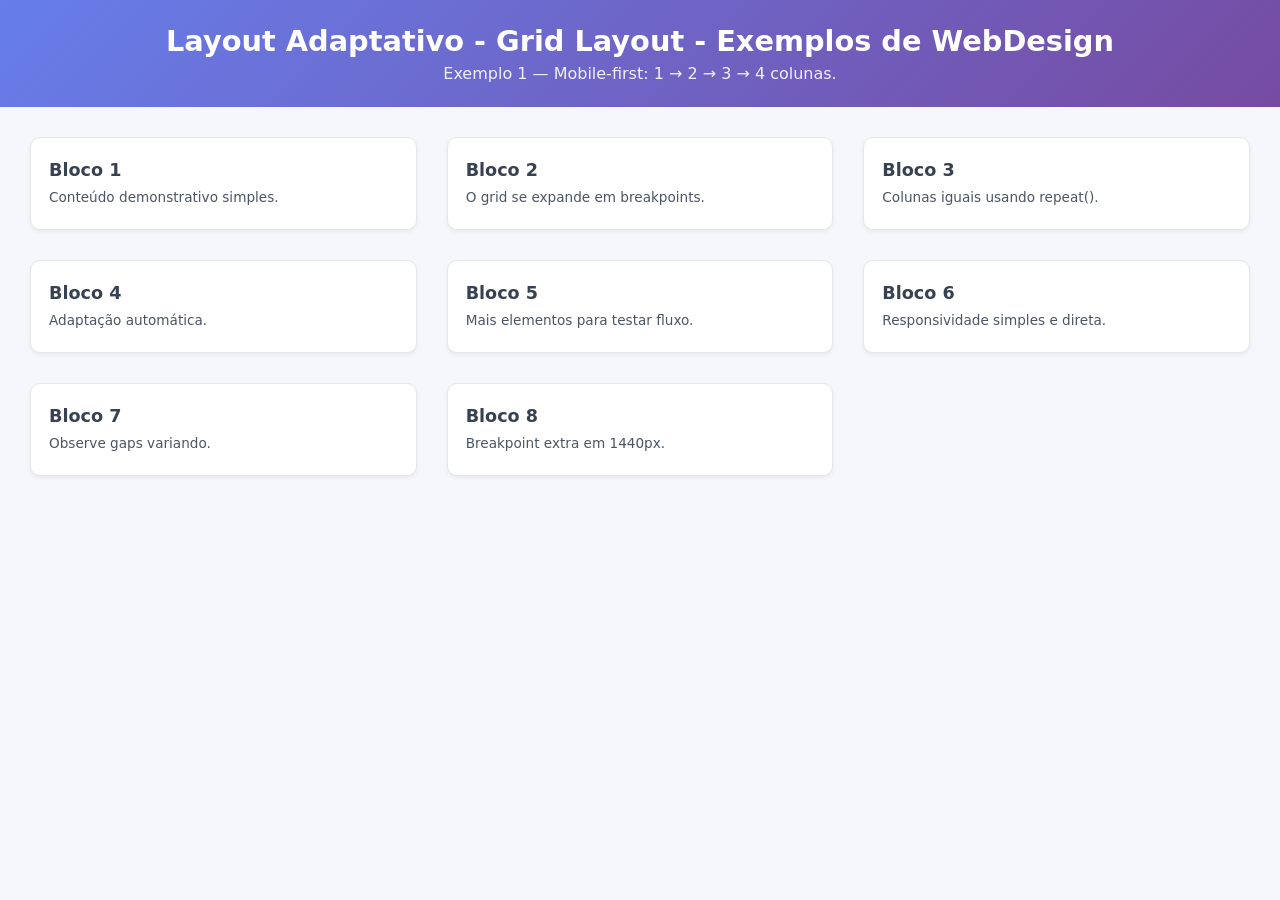
<file: exemplos/04-01-layout-adaptativo.html>
<!DOCTYPE html>
<html lang="pt-BR">

<head>
    <meta charset="UTF-8" />
    <meta name="viewport" content="width=device-width, initial-scale=1.0" />
    <title>Responsivo - Layout Adaptativo - Grid Layout - Exemplos de WebDesign</title>
    <style>
        * {
            box-sizing: border-box;
        }

        body {
            margin: 0;
            font-family: system-ui, -apple-system, Segoe UI, Roboto, Ubuntu, sans-serif;
            background: #f5f7fa;
            color: #1f2937;
        }

        header {
            padding: 24px 20px;
            text-align: center;
            background: linear-gradient(135deg, #667eea, #764ba2);
            color: #fff;
        }

        header h1 {
            margin: 0 0 6px;
            font-size: 1.8rem;
        }

        header p {
            margin: 0;
            opacity: .9;
        }

        .container {
            display: grid;
            grid-template-columns: 1fr;
            gap: 20px;
            padding: 15px;
            max-width: 1400px;
            margin: 0 auto;
        }

        .card {
            background: #fff;
            border: 1px solid #e5e7eb;
            border-radius: 10px;
            padding: 22px 18px;
            box-shadow: 0 2px 4px rgba(0, 0, 0, .06);
            transition: .3s box-shadow, .3s transform;
        }

        .card:hover {
            box-shadow: 0 6px 18px rgba(0, 0, 0, .15);
            transform: translateY(-4px);
        }

        .card h2 {
            margin: 0 0 8px;
            font-size: 1.1rem;
            color: #374151;
        }

        .card p {
            margin: 0;
            font-size: .85rem;
            line-height: 1.4;
            color: #4b5563;
        }

        /* Tablets */
        @media (min-width:768px) {
            .container {
                grid-template-columns: repeat(2, 1fr);
                gap: 25px;
                padding: 20px;
            }
        }

        /* Desktop */
        @media (min-width:1024px) {
            .container {
                grid-template-columns: repeat(3, 1fr);
                gap: 30px;
                padding: 30px;
            }
        }

        /* Desktop grande */
        @media (min-width:1440px) {
            .container {
                grid-template-columns: repeat(4, 1fr);
                gap: 40px;
            }
        }
    </style>
</head>

<body>
    <header>
        <h1>Layout Adaptativo - Grid Layout - Exemplos de WebDesign</h1>
        <p>Exemplo 1 — Mobile-first: 1 → 2 → 3 → 4 colunas.</p>
    </header>
    <main class="container">
        <article class="card">
            <h2>Bloco 1</h2>
            <p>Conteúdo demonstrativo simples.</p>
        </article>
        <article class="card">
            <h2>Bloco 2</h2>
            <p>O grid se expande em breakpoints.</p>
        </article>
        <article class="card">
            <h2>Bloco 3</h2>
            <p>Colunas iguais usando repeat().</p>
        </article>
        <article class="card">
            <h2>Bloco 4</h2>
            <p>Adaptação automática.</p>
        </article>
        <article class="card">
            <h2>Bloco 5</h2>
            <p>Mais elementos para testar fluxo.</p>
        </article>
        <article class="card">
            <h2>Bloco 6</h2>
            <p>Responsividade simples e direta.</p>
        </article>
        <article class="card">
            <h2>Bloco 7</h2>
            <p>Observe gaps variando.</p>
        </article>
        <article class="card">
            <h2>Bloco 8</h2>
            <p>Breakpoint extra em 1440px.</p>
        </article>
    </main>
</body>

</html>
</file>
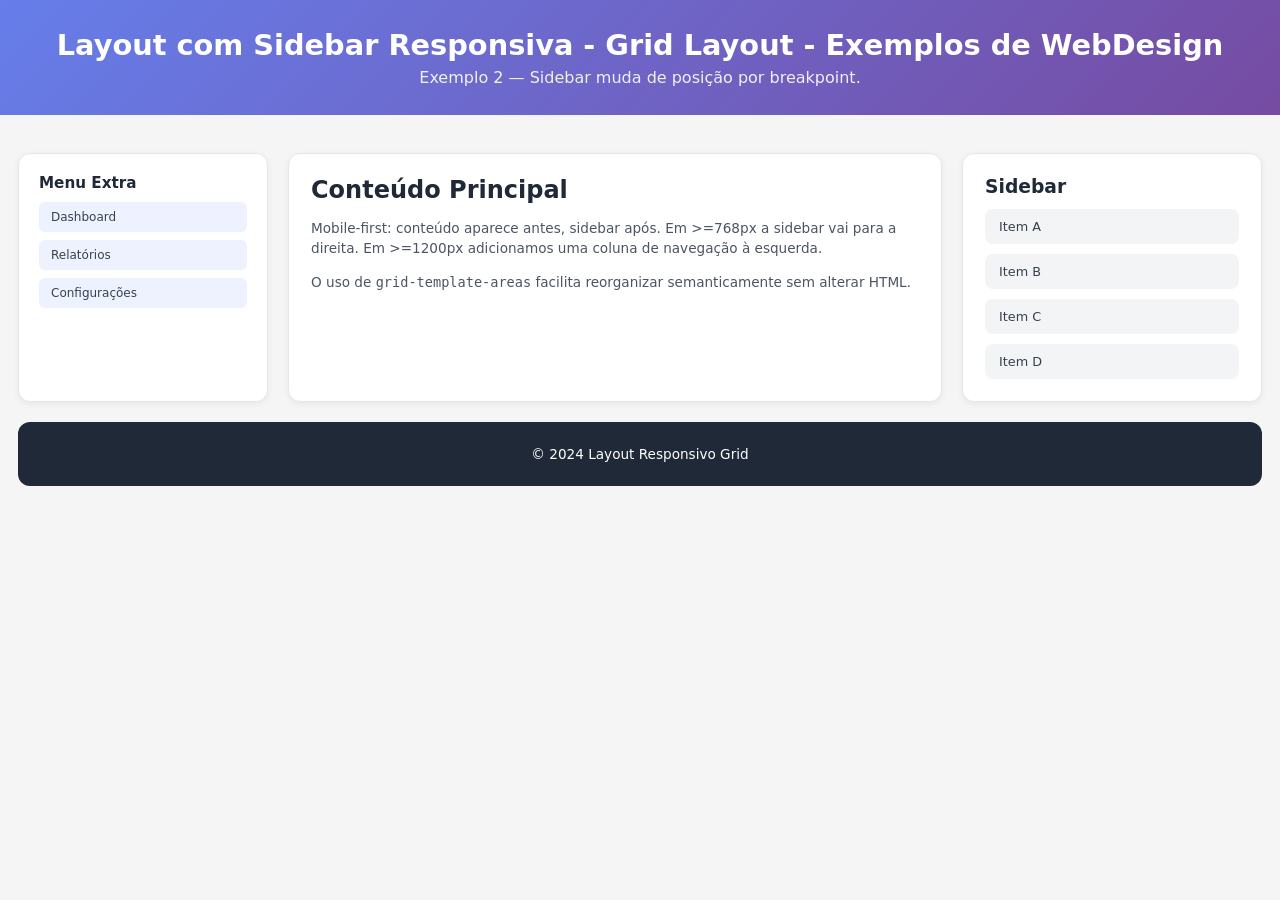
<file: exemplos/04-02-layout-sidebar.html>
<!DOCTYPE html>
<html lang="pt-BR">

<head>
    <meta charset="UTF-8" />
    <meta name="viewport" content="width=device-width, initial-scale=1.0" />
    <title>Responsivo - Sidebar - Grid Layout - Exemplos de WebDesign</title>
    <style>
        * {
            box-sizing: border-box;
        }

        body {
            margin: 0;
            font-family: system-ui, -apple-system, Segoe UI, Roboto, Ubuntu, sans-serif;
            background: #f5f5f5;
            color: #1f2937;
        }

        header.site {
            background: linear-gradient(135deg, #667eea, #764ba2);
            color: #fff;
            padding: 28px 20px;
            text-align: center;
        }

        header.site h1 {
            margin: 0 0 6px;
            font-size: 1.8rem;
        }

        header.site p {
            margin: 0;
            opacity: .9;
        }

        .layout {
            display: grid;
            grid-template-columns: 1fr;
            grid-template-areas: "header" "main" "sidebar" "footer";
            gap: 15px;
            padding: 18px;
            max-width: 1400px;
            margin: 0 auto;
        }

        .header-block {
            grid-area: header;
        }

        .main {
            grid-area: main;
            background: #fff;
            border: 1px solid #e5e7eb;
            border-radius: 12px;
            padding: 22px;
            box-shadow: 0 2px 6px rgba(0, 0, 0, .06);
        }

        .sidebar {
            grid-area: sidebar;
            background: #fff;
            border: 1px solid #e5e7eb;
            border-radius: 12px;
            padding: 22px;
            box-shadow: 0 2px 6px rgba(0, 0, 0, .06);
        }

        .footer {
            grid-area: footer;
            background: #1f2937;
            color: #fff;
            padding: 24px 18px;
            border-radius: 12px;
            text-align: center;
            font-size: .85rem;
        }

        .sidebar h3,
        .main h2 {
            margin: 0 0 12px;
            font-weight: 600;
        }

        .sidebar ul {
            list-style: none;
            margin: 0;
            padding: 0;
            display: grid;
            gap: 10px;
        }

        .sidebar li a {
            display: block;
            padding: 10px 14px;
            background: #f3f4f6;
            border-radius: 8px;
            color: #374151;
            text-decoration: none;
            font-size: .8rem;
            transition: .25s background;
        }

        .sidebar li a:hover {
            background: #e0e7ff;
        }

        .texto {
            font-size: .85rem;
            line-height: 1.5;
            color: #4b5563;
        }

        /* Tablet & Desktop - sidebar lateral */
        @media (min-width:768px) {
            .layout {
                grid-template-columns: 1fr 300px;
                grid-template-areas: "header header" "main sidebar" "footer footer";
                gap: 20px;
            }
        }

        /* Desktop grande - 3 colunas com nav extra */
        @media (min-width:1200px) {
            .layout {
                grid-template-columns: 250px 1fr 300px;
                grid-template-areas: "header header header" "nav main sidebar" "footer footer footer";
            }

            .nav {
                grid-area: nav;
                background: #fff;
                border: 1px solid #e5e7eb;
                border-radius: 12px;
                padding: 20px;
                box-shadow: 0 2px 6px rgba(0, 0, 0, .06);
            }

            .nav h3 {
                margin: 0 0 10px;
                font-size: .95rem;
            }

            .nav ul {
                list-style: none;
                margin: 0;
                padding: 0;
                display: grid;
                gap: 8px;
            }

            .nav a {
                display: block;
                padding: 8px 12px;
                background: #eef2ff;
                border-radius: 6px;
                color: #374151;
                text-decoration: none;
                font-size: .75rem;
            }

            .nav a:hover {
                background: #e0e7ff;
            }
        }
    </style>
</head>

<body>
    <header class="site">
        <h1>Layout com Sidebar Responsiva - Grid Layout - Exemplos de WebDesign</h1>
        <p>Exemplo 2 — Sidebar muda de posição por breakpoint.</p>
    </header>
    <div class="layout">
        <section class="main">
            <h2>Conteúdo Principal</h2>
            <p class="texto">Mobile-first: conteúdo aparece antes, sidebar após. Em >=768px a sidebar vai para a
                direita. Em >=1200px adicionamos uma coluna de navegação à esquerda.</p>
            <p class="texto">O uso de <code>grid-template-areas</code> facilita reorganizar semanticamente sem alterar
                HTML.</p>
        </section>
        <aside class="sidebar">
            <h3>Sidebar</h3>
            <ul>
                <li><a href="#">Item A</a></li>
                <li><a href="#">Item B</a></li>
                <li><a href="#">Item C</a></li>
                <li><a href="#">Item D</a></li>
            </ul>
        </aside>
        <nav class="nav" aria-label="Navegação secundária" style="display:none;">
            <h3>Menu Extra</h3>
            <ul>
                <li><a href="#">Dashboard</a></li>
                <li><a href="#">Relatórios</a></li>
                <li><a href="#">Configurações</a></li>
            </ul>
        </nav>
        <footer class="footer">&copy; 2024 Layout Responsivo Grid</footer>
    </div>
    <script>
        // Mostra nav extra apenas quando presente na área definida (>=1200px)
        const mql = window.matchMedia('(min-width:1200px)');
        function toggleNav(e) { document.querySelector('.nav').style.display = e.matches ? 'block' : 'none'; }
        toggleNav(mql); mql.addEventListener('change', toggleNav);
    </script>
</body>

</html>
</file>
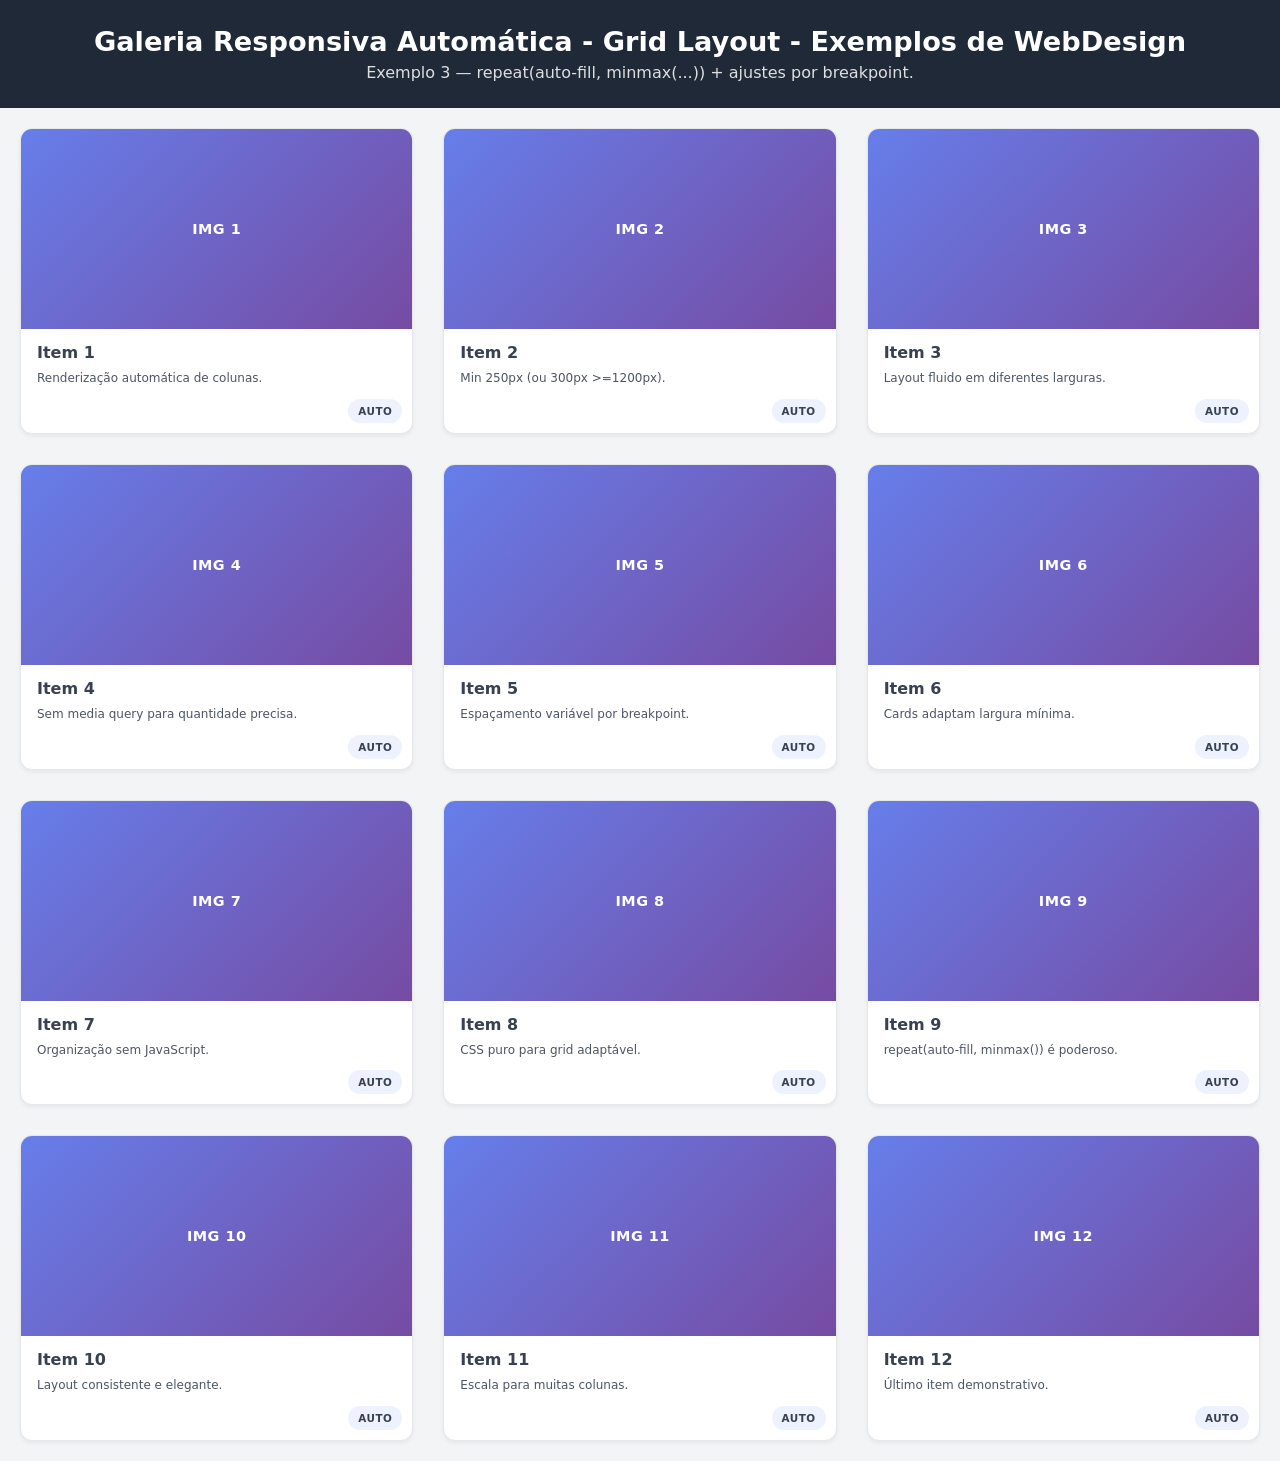
<file: exemplos/04-03-galeria-responsiva.html>
<!DOCTYPE html>
<html lang="pt-BR">

<head>
    <meta charset="UTF-8" />
    <meta name="viewport" content="width=device-width, initial-scale=1.0" />
    <title>Responsivo - Galeria Automática - Grid Layout - Exemplos de WebDesign</title>
    <style>
        * {
            box-sizing: border-box;
        }

        body {
            margin: 0;
            font-family: system-ui, -apple-system, Segoe UI, Roboto, Ubuntu, sans-serif;
            background: #f3f4f6;
            color: #1f2937;
        }

        header {
            padding: 26px 20px;
            text-align: center;
            background: #1f2937;
            color: #fff;
        }

        header h1 {
            margin: 0 0 6px;
            font-size: 1.7rem;
        }

        header p {
            margin: 0;
            opacity: .85;
        }

        .galeria {
            display: grid;
            grid-template-columns: repeat(auto-fill, minmax(250px, 1fr));
            gap: 20px;
            padding: 20px;
            max-width: 1600px;
            margin: 0 auto;
        }

        .item {
            position: relative;
            background: #fff;
            border: 1px solid #e5e7eb;
            border-radius: 12px;
            overflow: hidden;
            box-shadow: 0 2px 4px rgba(0, 0, 0, .06);
            transition: .35s box-shadow, .35s transform;
        }

        .item:hover {
            box-shadow: 0 8px 24px rgba(0, 0, 0, .18);
            transform: translateY(-6px);
        }

        .thumb {
            height: 160px;
            background: linear-gradient(135deg, #667eea, #764ba2);
            display: flex;
            align-items: center;
            justify-content: center;
            color: #fff;
            font-weight: 700;
            font-size: .9rem;
            letter-spacing: .5px;
        }

        .content {
            padding: 14px 16px 46px;
        }

        .content h2 {
            margin: 0 0 8px;
            font-size: 1rem;
            color: #374151;
        }

        .content p {
            margin: 0;
            font-size: .75rem;
            line-height: 1.4;
            color: #4b5563;
        }

        .tag {
            position: absolute;
            bottom: 10px;
            right: 10px;
            background: #eef2ff;
            color: #374151;
            padding: 6px 10px;
            font-size: .65rem;
            font-weight: 600;
            border-radius: 20px;
            letter-spacing: .5px;
        }

        /* Breakpoint pequeno para telas muito estreitas */
        @media (max-width:600px) {
            .galeria {
                grid-template-columns: 1fr;
                gap: 15px;
            }

            .thumb {
                height: 140px;
            }
        }

        /* Ajustes para telas grandes */
        @media (min-width:1200px) {
            .galeria {
                grid-template-columns: repeat(auto-fill, minmax(300px, 1fr));
                gap: 30px;
            }

            .thumb {
                height: 200px;
            }
        }
    </style>
</head>

<body>
    <header>
        <h1>Galeria Responsiva Automática - Grid Layout - Exemplos de WebDesign</h1>
        <p>Exemplo 3 — repeat(auto-fill, minmax(...)) + ajustes por breakpoint.</p>
    </header>
    <main class="galeria">
        <!-- 12 itens para demonstrar preenchimento automático -->
        <article class="item">
            <div class="thumb">IMG 1</div>
            <div class="content">
                <h2>Item 1</h2>
                <p>Renderização automática de colunas.</p>
            </div><span class="tag">AUTO</span>
        </article>
        <article class="item">
            <div class="thumb">IMG 2</div>
            <div class="content">
                <h2>Item 2</h2>
                <p>Min 250px (ou 300px >=1200px).</p>
            </div><span class="tag">AUTO</span>
        </article>
        <article class="item">
            <div class="thumb">IMG 3</div>
            <div class="content">
                <h2>Item 3</h2>
                <p>Layout fluido em diferentes larguras.</p>
            </div><span class="tag">AUTO</span>
        </article>
        <article class="item">
            <div class="thumb">IMG 4</div>
            <div class="content">
                <h2>Item 4</h2>
                <p>Sem media query para quantidade precisa.</p>
            </div><span class="tag">AUTO</span>
        </article>
        <article class="item">
            <div class="thumb">IMG 5</div>
            <div class="content">
                <h2>Item 5</h2>
                <p>Espaçamento variável por breakpoint.</p>
            </div><span class="tag">AUTO</span>
        </article>
        <article class="item">
            <div class="thumb">IMG 6</div>
            <div class="content">
                <h2>Item 6</h2>
                <p>Cards adaptam largura mínima.</p>
            </div><span class="tag">AUTO</span>
        </article>
        <article class="item">
            <div class="thumb">IMG 7</div>
            <div class="content">
                <h2>Item 7</h2>
                <p>Organização sem JavaScript.</p>
            </div><span class="tag">AUTO</span>
        </article>
        <article class="item">
            <div class="thumb">IMG 8</div>
            <div class="content">
                <h2>Item 8</h2>
                <p>CSS puro para grid adaptável.</p>
            </div><span class="tag">AUTO</span>
        </article>
        <article class="item">
            <div class="thumb">IMG 9</div>
            <div class="content">
                <h2>Item 9</h2>
                <p>repeat(auto-fill, minmax()) é poderoso.</p>
            </div><span class="tag">AUTO</span>
        </article>
        <article class="item">
            <div class="thumb">IMG 10</div>
            <div class="content">
                <h2>Item 10</h2>
                <p>Layout consistente e elegante.</p>
            </div><span class="tag">AUTO</span>
        </article>
        <article class="item">
            <div class="thumb">IMG 11</div>
            <div class="content">
                <h2>Item 11</h2>
                <p>Escala para muitas colunas.</p>
            </div><span class="tag">AUTO</span>
        </article>
        <article class="item">
            <div class="thumb">IMG 12</div>
            <div class="content">
                <h2>Item 12</h2>
                <p>Último item demonstrativo.</p>
            </div><span class="tag">AUTO</span>
        </article>
    </main>
</body>

</html>
</file>
